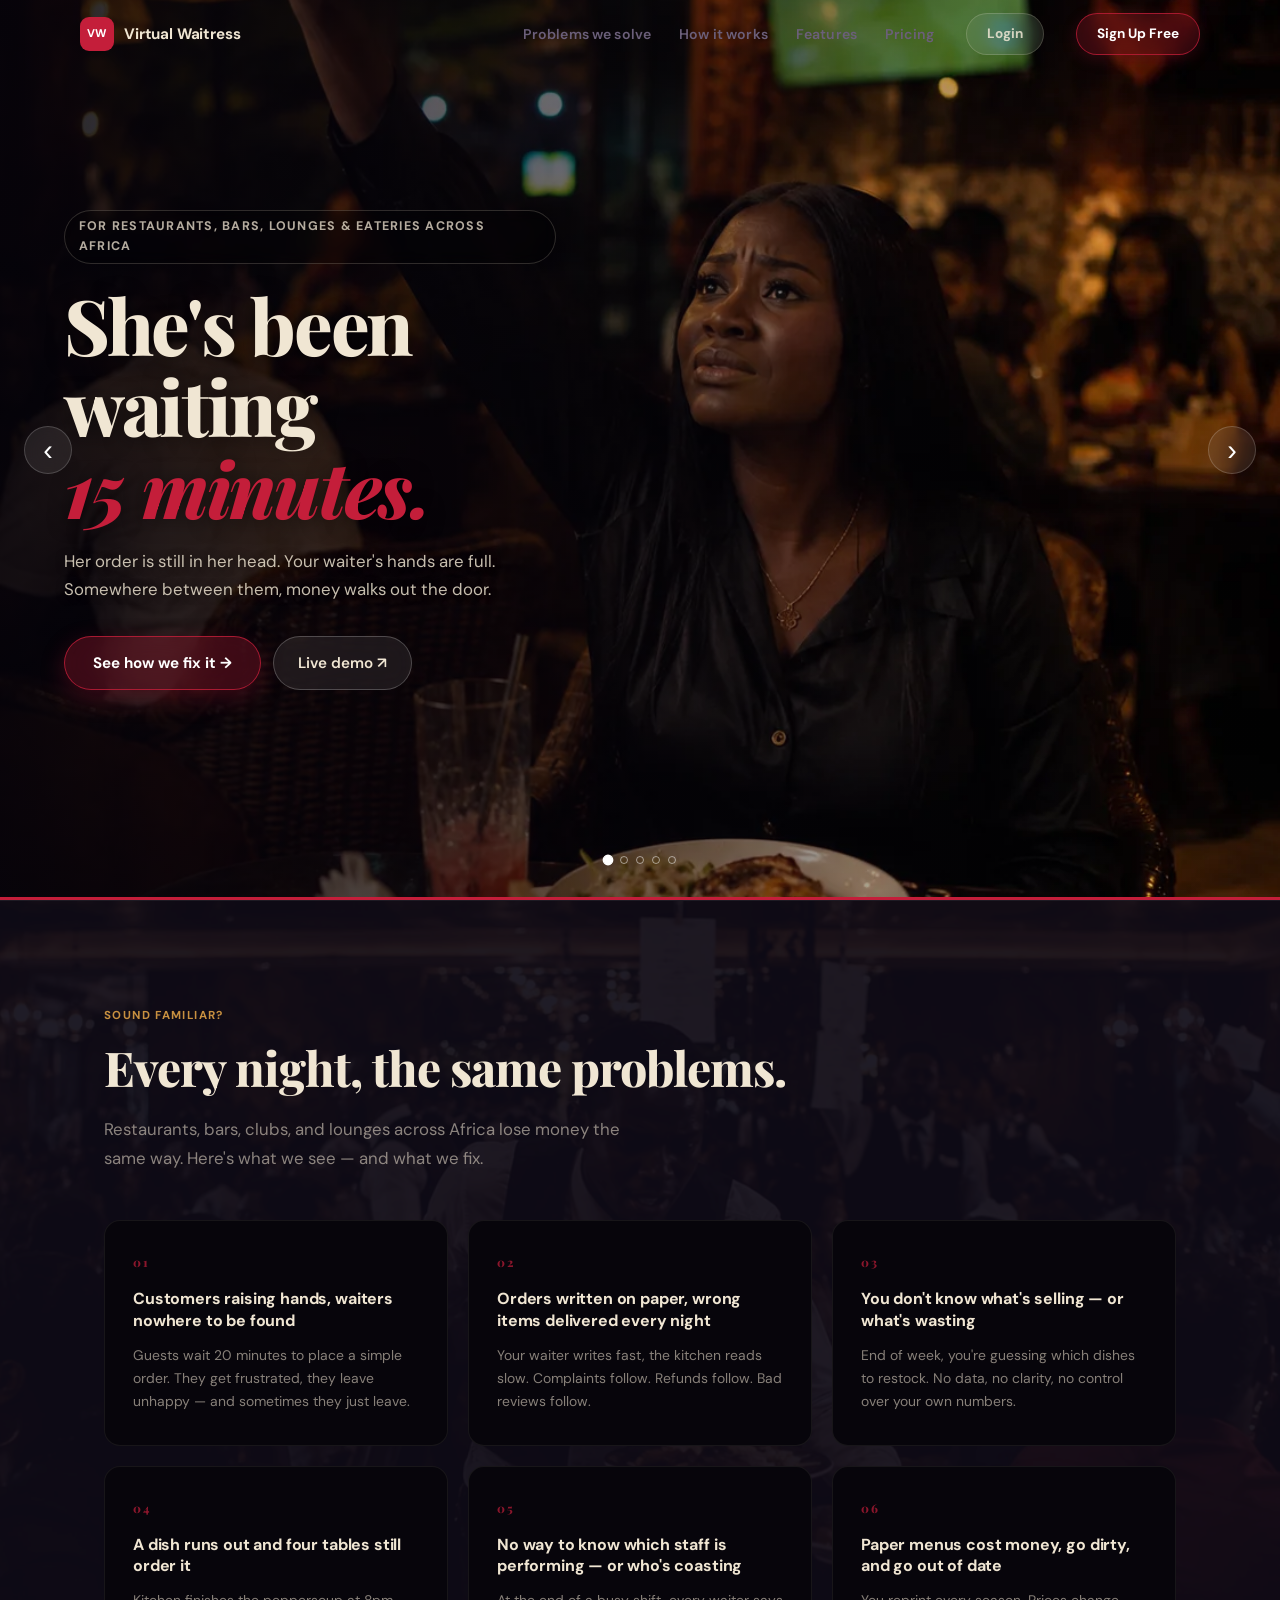
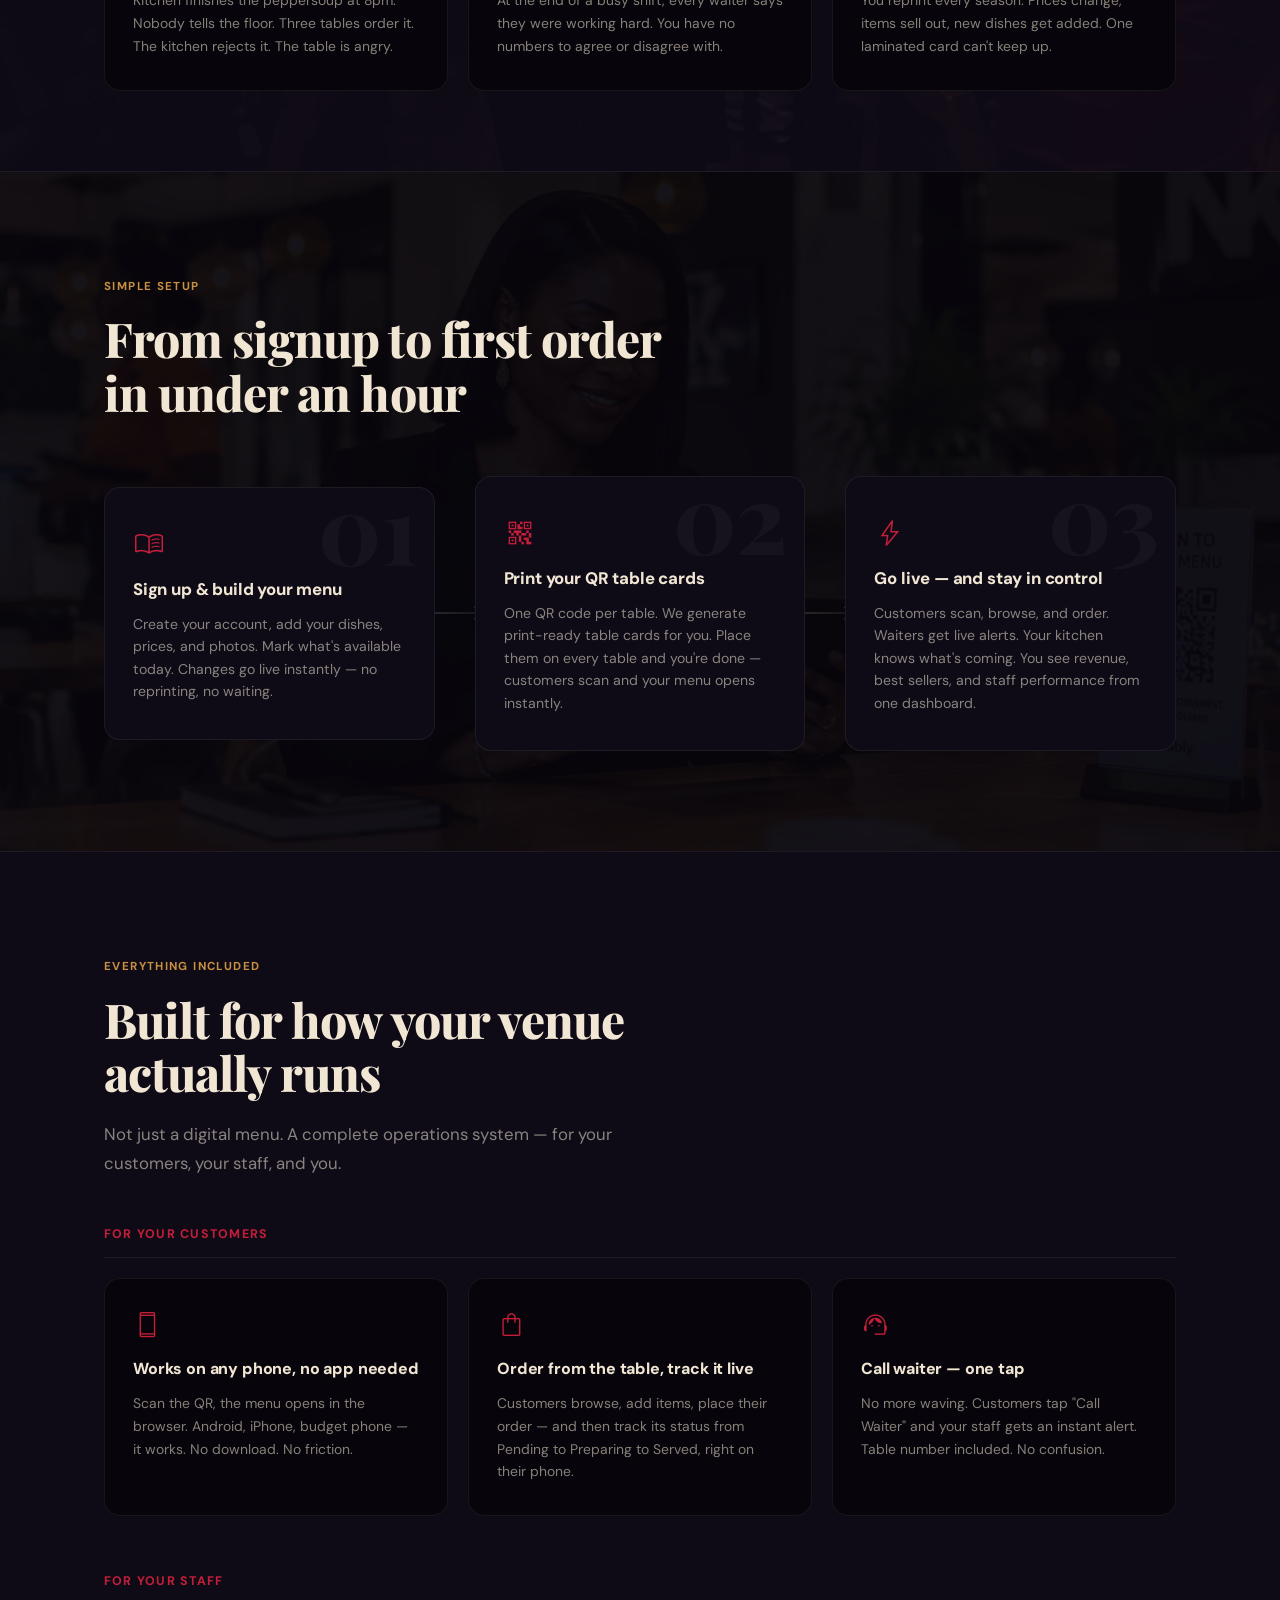
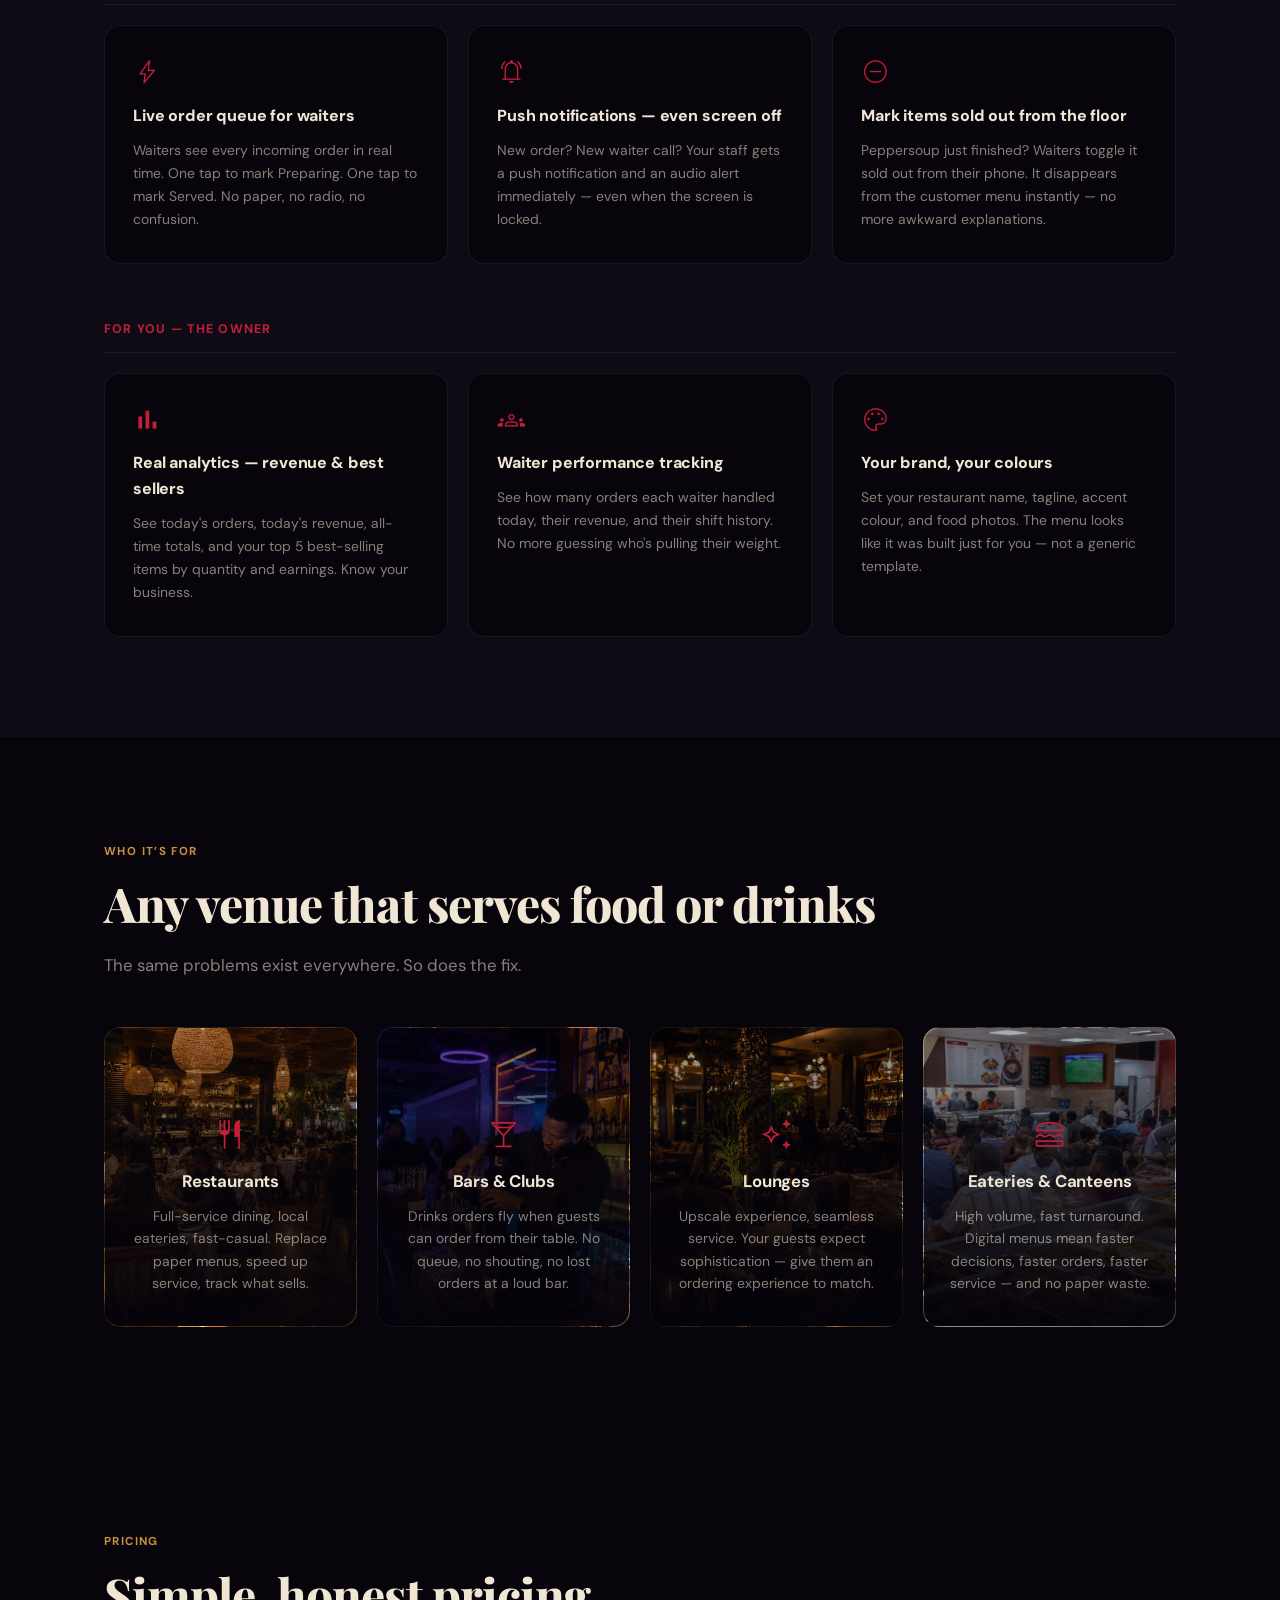
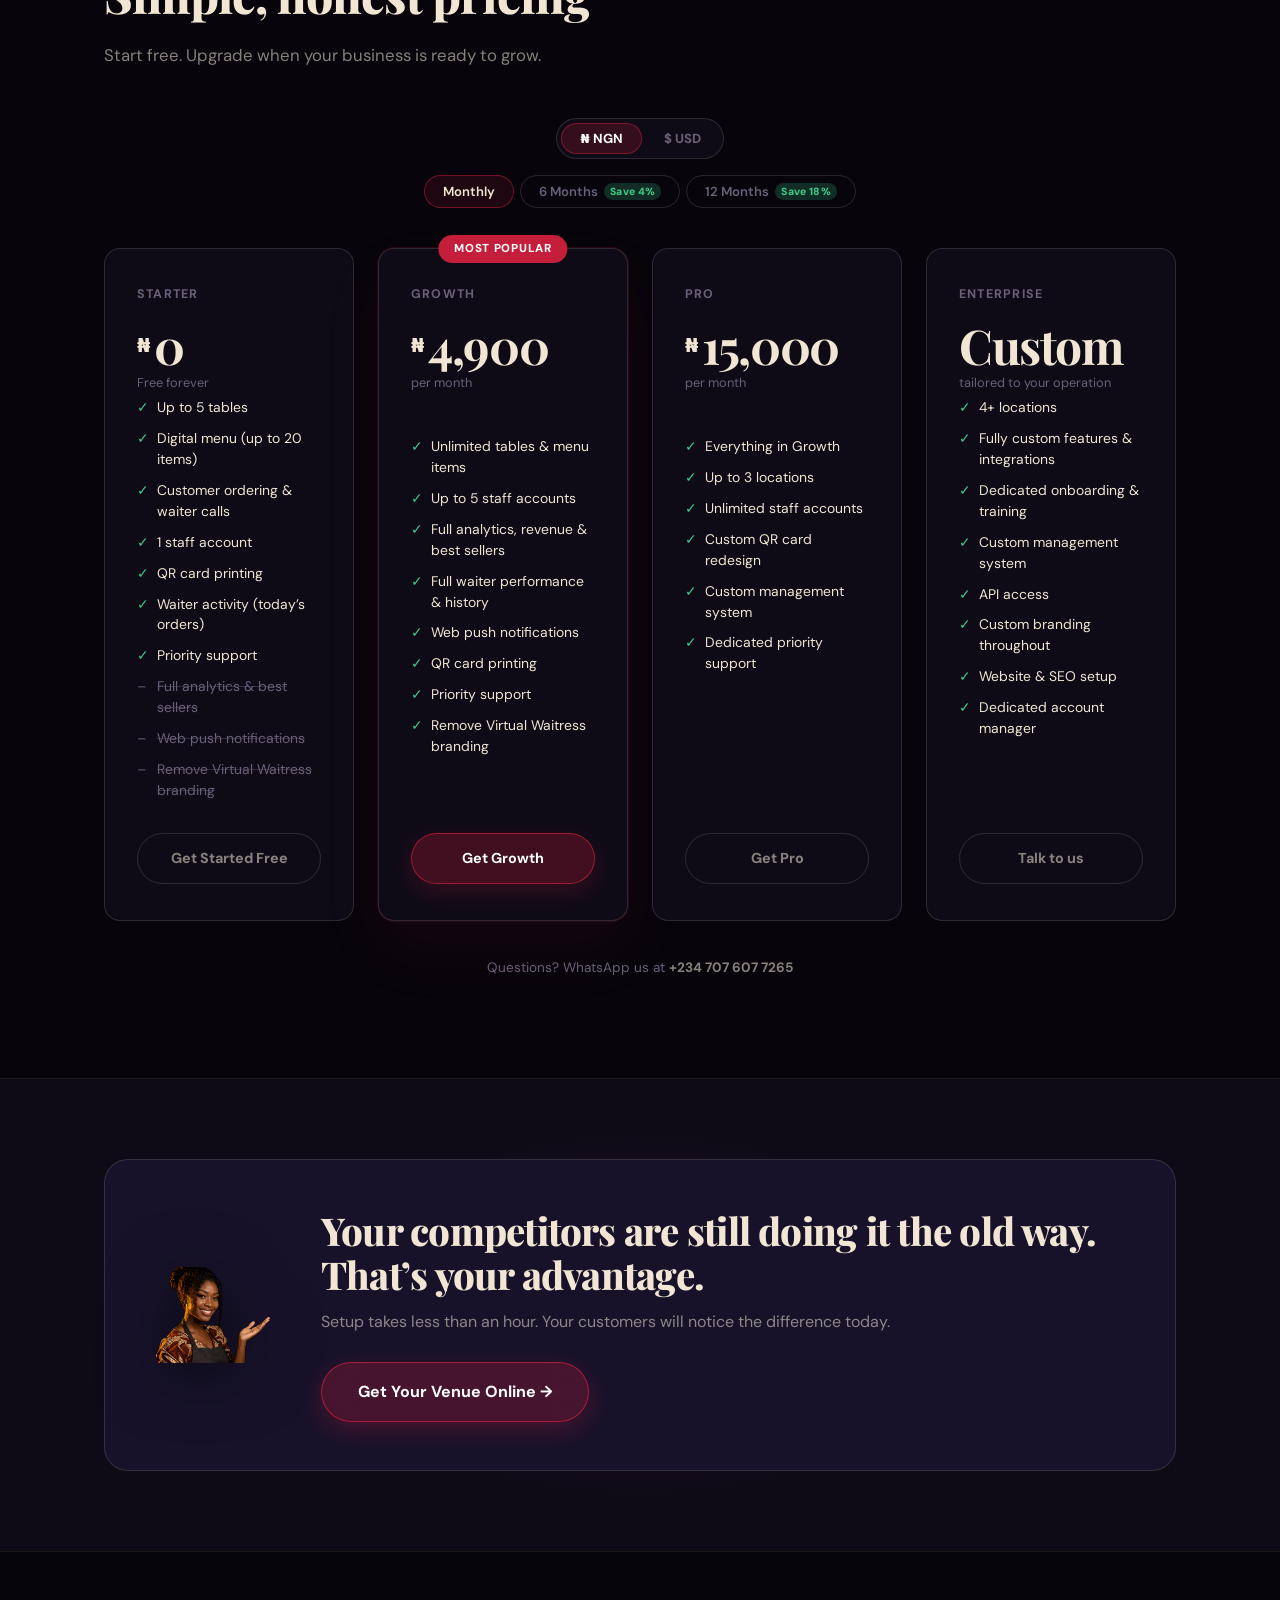
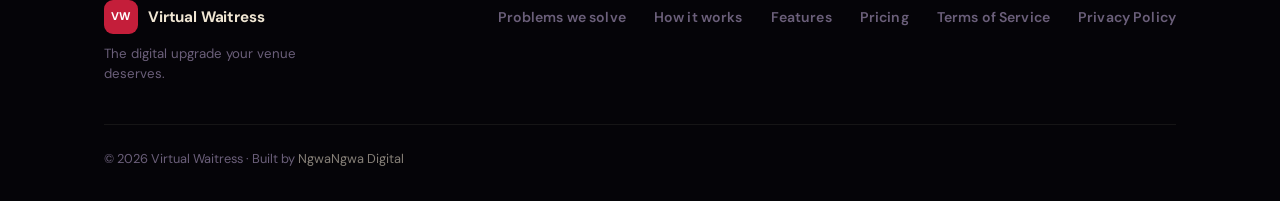
<file: index.html>
<!doctype html>
<html lang="en">
  <head>
    <meta charset="UTF-8" />
    <meta name="viewport" content="width=device-width, initial-scale=1.0" />
    <title>Virtual Waitress — Digital Operations for Restaurants, Bars &amp; Lounges</title>
    <meta name="description" content="Stop losing money to missed orders, paper menus, and guesswork. Virtual Waitress gives your venue a live digital menu, instant waiter alerts, and real business analytics — from a QR code at every table." />
    <meta property="og:title" content="Virtual Waitress — Digital Operations for Restaurants, Bars &amp; Lounges" />
    <meta property="og:description" content="Stop losing money to missed orders and guesswork. Built for African restaurants, bars, clubs, lounges and eateries." />
    <meta property="og:image" content="images/hero-slide-5.jpg" />
    <link rel="canonical" href="https://virtualwaitress.com" />
    <meta property="og:url" content="https://virtualwaitress.com" />
    <link rel="icon" href="icons/icon.svg" type="image/svg+xml" />
    <link rel="preconnect" href="https://fonts.googleapis.com" />
    <link rel="preconnect" href="https://fonts.gstatic.com" crossorigin />
    <link href="https://fonts.googleapis.com/css2?family=DM+Sans:opsz,wght@9..40,400;9..40,500;9..40,600;9..40,700;9..40,800&family=Playfair+Display:ital,wght@0,700;0,800;1,700;1,800&display=swap" rel="stylesheet" />
    <link href="https://fonts.googleapis.com/css2?family=Material+Symbols+Outlined:opsz,wght,FILL,GRAD@24,300,0,0" rel="stylesheet" />
    <link rel="stylesheet" href="css/style.css" />
    <link rel="preload" href="images/hero-slide-1.webp" as="image" fetchpriority="high" />
  </head>
  <body>

    <!-- ── Navigation ──────────────────────────────────────────── -->
    <nav class="lp-nav" id="lpNav">
      <div class="lp-nav-inner">
        <a href="/" class="lp-logo">
          <span class="lp-logo-mark">VW</span>
          <span class="lp-logo-word">Virtual Waitress</span>
        </a>
        <div class="lp-nav-links">
          <a href="#problem">Problems we solve</a>
          <a href="#how">How it works</a>
          <a href="#features">Features</a>
          <a href="#pricing">Pricing</a>
        </div>
        <a href="https://app.virtualwaitress.com/admin" class="lp-nav-login">Login</a>
        <a href="https://app.virtualwaitress.com/signup" class="lp-nav-cta">Sign Up Free</a>
        <button class="lp-nav-hamburger" id="lpNavHamburger" aria-label="Open navigation">&#9776;</button>
      </div>
      <div class="lp-mobile-menu hidden" id="lpMobileMenu">
        <a href="#problem">Problems we solve</a>
        <a href="#how">How it works</a>
        <a href="#features">Features</a>
        <a href="#pricing">Pricing</a>
        <a href="https://app.virtualwaitress.com/admin" class="lp-mobile-cta">Login</a>
        <a href="https://app.virtualwaitress.com/signup" class="lp-mobile-cta">Sign Up Free</a>
      </div>
    </nav>

    <!-- ── Hero Slider ────────────────────────────────────────── -->
    <section class="lp-hero-slider" id="home">

      <!-- Slide 1: Frustrated customer -->
      <div class="hero-slide slide-1">
        <div class="slide-bg"></div>
        <div class="slide-overlay overlay-left"></div>
        <div class="slide-content content-left">
          <div class="slide-eyebrow">For restaurants, bars, lounges &amp; eateries across Africa</div>
          <h1 class="slide-headline">She's been waiting<br><em>15 minutes.</em></h1>
          <p class="slide-sub">Her order is still in her head. Your waiter's hands are full. Somewhere between them, money walks out the door.</p>
          <div class="slide-actions">
            <a href="https://app.virtualwaitress.com/signup" class="lp-btn-primary">See how we fix it &rarr;</a>
            <a href="https://app.virtualwaitress.com" class="lp-btn-ghost-slide" target="_blank" rel="noopener">Live demo &nearr;</a>
          </div>
        </div>
      </div>

      <!-- Slide 2: Overwhelmed waiter -->
      <div class="hero-slide slide-2">
        <div class="slide-bg"></div>
        <div class="slide-overlay overlay-right"></div>
        <div class="slide-content content-right">
          <div class="slide-eyebrow">Staff management &amp; live orders</div>
          <h1 class="slide-headline">One waiter.<br>Eight tables.<br><em>Zero chance.</em></h1>
          <p class="slide-sub">When your staff is stretched thin, orders get missed, guests get frustrated, and the reviews show it. We fix the system underneath.</p>
          <div class="slide-actions">
            <a href="https://app.virtualwaitress.com/signup" class="lp-btn-primary">Give your team a better system &rarr;</a>
          </div>
        </div>
      </div>

      <!-- Slide 3: Owner with receipts -->
      <div class="hero-slide slide-3">
        <div class="slide-bg"></div>
        <div class="slide-overlay overlay-dark"></div>
        <div class="slide-content content-center">
          <div class="slide-eyebrow">Business analytics &amp; insights</div>
          <h1 class="slide-headline">What actually sold<br><em>last night?</em></h1>
          <p class="slide-sub">If your answer is paper slips and guesswork, you're running blind. Virtual Waitress gives you real numbers — best sellers, revenue, and staff performance — in real time.</p>
          <div class="slide-actions slide-actions-center">
            <a href="https://app.virtualwaitress.com/signup" class="lp-btn-primary">See your business clearly &rarr;</a>
          </div>
        </div>
      </div>

      <!-- Slide 4: QR scan -->
      <div class="hero-slide slide-4">
        <div class="slide-bg"></div>
        <div class="slide-overlay overlay-glass-left"></div>
        <div class="slide-content content-left">
          <div class="slide-eyebrow">Customer experience</div>
          <h1 class="slide-headline">Scan. Browse.<br>Order. <em>Done.</em></h1>
          <p class="slide-sub">No app. No printer. No confusion. Works on any phone at your restaurant, bar, club, lounge, or eatery — the moment a customer sits down.</p>
          <div class="slide-actions">
            <a href="https://app.virtualwaitress.com" class="lp-btn-primary" target="_blank" rel="noopener">Try the live demo &rarr;</a>
            <a href="https://app.virtualwaitress.com/signup" class="lp-btn-ghost-slide">Get started free</a>
          </div>
        </div>
      </div>

      <!-- Slide 5: Analytics owner -->
      <div class="hero-slide slide-5">
        <div class="slide-bg"></div>
        <div class="slide-overlay overlay-left-warm"></div>
        <div class="slide-content content-left">
          <div class="slide-eyebrow slide-eyebrow-green"><span class="material-symbols-outlined eyebrow-icon">check_circle</span> Real-time analytics &amp; performance</div>
          <h1 class="slide-headline">Now you know<br>exactly <em>what's working.</em></h1>
          <p class="slide-sub">Best sellers, waiter performance, daily revenue — all on one screen. Run your restaurant, bar, or lounge with data, not instinct.</p>
          <div class="slide-actions">
            <a href="https://app.virtualwaitress.com/signup" class="lp-btn-primary">Get started free &rarr;</a>
          </div>
        </div>
      </div>

      <!-- Navigation arrows -->
      <button class="hero-arrow hero-prev" id="heroPrev" aria-label="Previous slide">&#8249;</button>
      <button class="hero-arrow hero-next" id="heroNext" aria-label="Next slide">&#8250;</button>

      <!-- Dot indicators -->
      <div class="hero-dots">
        <button class="hero-dot" aria-label="Slide 1"></button>
        <button class="hero-dot" aria-label="Slide 2"></button>
        <button class="hero-dot" aria-label="Slide 3"></button>
        <button class="hero-dot" aria-label="Slide 4"></button>
        <button class="hero-dot" aria-label="Slide 5"></button>
      </div>

      <!-- Progress bar -->
      <div class="hero-progress-wrap">
        <div class="hero-progress" id="heroProgress"></div>
      </div>

    </section>

    <!-- ── Pain Section ───────────────────────────────────────── -->
    <section class="lp-pain" id="problem">
      <div class="lp-container">
        <div class="lp-section-tag">Sound familiar?</div>
        <h2 class="lp-section-headline reveal">Every night, the same problems.</h2>
        <p class="lp-section-sub reveal">Restaurants, bars, clubs, and lounges across Africa lose money the same way. Here's what we see — and what we fix.</p>
        <div class="lp-pain-grid">
          <div class="lp-pain-card reveal">
            <div class="lp-pain-num">01</div>
            <h3>Customers raising hands, waiters nowhere to be found</h3>
            <p>Guests wait 20 minutes to place a simple order. They get frustrated, they leave unhappy — and sometimes they just leave.</p>
          </div>
          <div class="lp-pain-card reveal">
            <div class="lp-pain-num">02</div>
            <h3>Orders written on paper, wrong items delivered every night</h3>
            <p>Your waiter writes fast, the kitchen reads slow. Complaints follow. Refunds follow. Bad reviews follow.</p>
          </div>
          <div class="lp-pain-card reveal">
            <div class="lp-pain-num">03</div>
            <h3>You don't know what's selling — or what's wasting</h3>
            <p>End of week, you're guessing which dishes to restock. No data, no clarity, no control over your own numbers.</p>
          </div>
          <div class="lp-pain-card reveal">
            <div class="lp-pain-num">04</div>
            <h3>A dish runs out and four tables still order it</h3>
            <p>Kitchen finishes the peppersoup at 8pm. Nobody tells the floor. Three tables order it. The kitchen rejects it. The table is angry.</p>
          </div>
          <div class="lp-pain-card reveal">
            <div class="lp-pain-num">05</div>
            <h3>No way to know which staff is performing — or who's coasting</h3>
            <p>At the end of a busy shift, every waiter says they were working hard. You have no numbers to agree or disagree with.</p>
          </div>
          <div class="lp-pain-card reveal">
            <div class="lp-pain-num">06</div>
            <h3>Paper menus cost money, go dirty, and go out of date</h3>
            <p>You reprint every season. Prices change, items sell out, new dishes get added. One laminated card can't keep up.</p>
          </div>
        </div>
      </div>
    </section>

    <!-- ── How it works ───────────────────────────────────────── -->
    <section class="lp-how" id="how">
      <div class="lp-container">
        <div class="lp-section-tag">Simple setup</div>
        <h2 class="lp-section-headline reveal">From signup to first order<br />in under an hour</h2>
        <div class="lp-steps">
          <div class="lp-step reveal">
            <div class="lp-step-num-bg">01</div>
            <div class="lp-step-body">
              <span class="material-symbols-outlined lp-step-icon">menu_book</span>
              <h3 class="lp-step-title">Sign up &amp; build your menu</h3>
              <p class="lp-step-desc">Create your account, add your dishes, prices, and photos. Mark what's available today. Changes go live instantly — no reprinting, no waiting.</p>
            </div>
          </div>
          <div class="lp-step-line"></div>
          <div class="lp-step reveal">
            <div class="lp-step-num-bg">02</div>
            <div class="lp-step-body">
              <span class="material-symbols-outlined lp-step-icon">qr_code_2</span>
              <h3 class="lp-step-title">Print your QR table cards</h3>
              <p class="lp-step-desc">One QR code per table. We generate print-ready table cards for you. Place them on every table and you're done — customers scan and your menu opens instantly.</p>
            </div>
          </div>
          <div class="lp-step-line"></div>
          <div class="lp-step reveal">
            <div class="lp-step-num-bg">03</div>
            <div class="lp-step-body">
              <span class="material-symbols-outlined lp-step-icon">bolt</span>
              <h3 class="lp-step-title">Go live — and stay in control</h3>
              <p class="lp-step-desc">Customers scan, browse, and order. Waiters get live alerts. Your kitchen knows what's coming. You see revenue, best sellers, and staff performance from one dashboard.</p>
            </div>
          </div>
        </div>
      </div>
    </section>

    <!-- ── Features ────────────────────────────────────────────── -->
    <section class="lp-features" id="features">
      <div class="lp-container">
        <div class="lp-section-tag">Everything included</div>
        <h2 class="lp-section-headline reveal">Built for how your venue<br />actually runs</h2>
        <p class="lp-section-sub reveal">Not just a digital menu. A complete operations system — for your customers, your staff, and you.</p>

        <div class="lp-feat-group">
          <div class="lp-feat-group-label">For your customers</div>
          <div class="lp-feat-grid">
            <div class="lp-feat reveal">
              <span class="material-symbols-outlined lp-feat-icon">smartphone</span>
              <h3 class="lp-feat-title">Works on any phone, no app needed</h3>
              <p class="lp-feat-desc">Scan the QR, the menu opens in the browser. Android, iPhone, budget phone — it works. No download. No friction.</p>
            </div>
            <div class="lp-feat reveal">
              <span class="material-symbols-outlined lp-feat-icon">shopping_bag</span>
              <h3 class="lp-feat-title">Order from the table, track it live</h3>
              <p class="lp-feat-desc">Customers browse, add items, place their order — and then track its status from Pending to Preparing to Served, right on their phone.</p>
            </div>
            <div class="lp-feat reveal">
              <span class="material-symbols-outlined lp-feat-icon">support_agent</span>
              <h3 class="lp-feat-title">Call waiter — one tap</h3>
              <p class="lp-feat-desc">No more waving. Customers tap "Call Waiter" and your staff gets an instant alert. Table number included. No confusion.</p>
            </div>
          </div>
        </div>

        <div class="lp-feat-group">
          <div class="lp-feat-group-label">For your staff</div>
          <div class="lp-feat-grid">
            <div class="lp-feat reveal">
              <span class="material-symbols-outlined lp-feat-icon">bolt</span>
              <h3 class="lp-feat-title">Live order queue for waiters</h3>
              <p class="lp-feat-desc">Waiters see every incoming order in real time. One tap to mark Preparing. One tap to mark Served. No paper, no radio, no confusion.</p>
            </div>
            <div class="lp-feat reveal">
              <span class="material-symbols-outlined lp-feat-icon">notifications_active</span>
              <h3 class="lp-feat-title">Push notifications — even screen off</h3>
              <p class="lp-feat-desc">New order? New waiter call? Your staff gets a push notification and an audio alert immediately — even when the screen is locked.</p>
            </div>
            <div class="lp-feat reveal">
              <span class="material-symbols-outlined lp-feat-icon">do_not_disturb_on</span>
              <h3 class="lp-feat-title">Mark items sold out from the floor</h3>
              <p class="lp-feat-desc">Peppersoup just finished? Waiters toggle it sold out from their phone. It disappears from the customer menu instantly — no more awkward explanations.</p>
            </div>
          </div>
        </div>

        <div class="lp-feat-group">
          <div class="lp-feat-group-label">For you — the owner</div>
          <div class="lp-feat-grid">
            <div class="lp-feat reveal">
              <span class="material-symbols-outlined lp-feat-icon">bar_chart</span>
              <h3 class="lp-feat-title">Real analytics — revenue &amp; best sellers</h3>
              <p class="lp-feat-desc">See today's orders, today's revenue, all-time totals, and your top 5 best-selling items by quantity and earnings. Know your business.</p>
            </div>
            <div class="lp-feat reveal">
              <span class="material-symbols-outlined lp-feat-icon">groups</span>
              <h3 class="lp-feat-title">Waiter performance tracking</h3>
              <p class="lp-feat-desc">See how many orders each waiter handled today, their revenue, and their shift history. No more guessing who's pulling their weight.</p>
            </div>
            <div class="lp-feat reveal">
              <span class="material-symbols-outlined lp-feat-icon">palette</span>
              <h3 class="lp-feat-title">Your brand, your colours</h3>
              <p class="lp-feat-desc">Set your restaurant name, tagline, accent colour, and food photos. The menu looks like it was built just for you — not a generic template.</p>
            </div>
          </div>
        </div>

      </div>
    </section>

    <!-- ── Who it's for ─────────────────────────────────────────── -->
    <section class="lp-venues" id="venues">
      <div class="lp-container">
        <div class="lp-section-tag">Who it&#8217;s for</div>
        <h2 class="lp-section-headline reveal">Any venue that serves food or drinks</h2>
        <p class="lp-section-sub reveal">The same problems exist everywhere. So does the fix.</p>
        <div class="lp-venue-grid">
          <div class="lp-venue-card lp-venue-1 reveal">
            <span class="material-symbols-outlined lp-venue-icon">restaurant</span>
            <h3>Restaurants</h3>
            <p>Full-service dining, local eateries, fast-casual. Replace paper menus, speed up service, track what sells.</p>
          </div>
          <div class="lp-venue-card lp-venue-2 reveal">
            <span class="material-symbols-outlined lp-venue-icon">local_bar</span>
            <h3>Bars &amp; Clubs</h3>
            <p>Drinks orders fly when guests can order from their table. No queue, no shouting, no lost orders at a loud bar.</p>
          </div>
          <div class="lp-venue-card lp-venue-3 reveal">
            <span class="material-symbols-outlined lp-venue-icon">auto_awesome</span>
            <h3>Lounges</h3>
            <p>Upscale experience, seamless service. Your guests expect sophistication — give them an ordering experience to match.</p>
          </div>
          <div class="lp-venue-card lp-venue-4 reveal">
            <span class="material-symbols-outlined lp-venue-icon">lunch_dining</span>
            <h3>Eateries &amp; Canteens</h3>
            <p>High volume, fast turnaround. Digital menus mean faster decisions, faster orders, faster service — and no paper waste.</p>
          </div>
        </div>
      </div>
    </section>

    <!-- ── Pricing ───────────────────────────────────────────────── -->
    <section class="lp-pricing" id="pricing">
      <div class="lp-container">
        <div class="lp-section-tag">Pricing</div>
        <h2 class="lp-section-headline reveal">Simple, honest pricing</h2>
        <p class="lp-section-sub reveal">Start free. Upgrade when your business is ready to grow.</p>

        <!-- Controls -->
        <div class="lp-pricing-controls reveal">
          <div class="lp-currency-toggle">
            <button class="lp-currency-btn active" data-currency="ngn">&#8358; NGN</button>
            <button class="lp-currency-btn" data-currency="usd">$ USD</button>
          </div>
          <div class="lp-cycle-tabs">
            <button class="lp-cycle-btn active" data-cycle="monthly">Monthly</button>
            <button class="lp-cycle-btn" data-cycle="6month">6 Months <span class="lp-save-badge">Save 4%</span></button>
            <button class="lp-cycle-btn" data-cycle="annual">12 Months <span class="lp-save-badge">Save 18%</span></button>
          </div>
        </div>

        <div class="lp-plans lp-plans-4">

          <!-- Free -->
          <div class="lp-plan reveal">
            <div class="lp-plan-tier">Starter</div>
            <div class="lp-plan-price-row">
              <span class="lp-plan-currency lp-price-sym">&#8358;</span>
              <span class="lp-plan-amount">0</span>
            </div>
            <p class="lp-plan-cycle">Free forever</p>
            <ul class="lp-plan-features">
              <li class="lp-feat-on">Up to 5 tables</li>
              <li class="lp-feat-on">Digital menu (up to 20 items)</li>
              <li class="lp-feat-on">Customer ordering &amp; waiter calls</li>
              <li class="lp-feat-on">1 staff account</li>
              <li class="lp-feat-on">QR card printing</li>
              <li class="lp-feat-on">Waiter activity (today&#8217;s orders)</li>
              <li class="lp-feat-on">Priority support</li>
              <li class="lp-feat-off">Full analytics &amp; best sellers</li>
              <li class="lp-feat-off">Web push notifications</li>
              <li class="lp-feat-off">Remove Virtual Waitress branding</li>
            </ul>
            <a href="https://app.virtualwaitress.com/signup" class="lp-plan-btn lp-plan-btn-ghost">Get Started Free</a>
          </div>

          <!-- Growth -->
          <div class="lp-plan lp-plan-growth reveal">
            <div class="lp-plan-popular">Most Popular</div>
            <div class="lp-plan-tier">Growth</div>
            <div class="lp-plan-price-row">
              <span class="lp-plan-currency lp-price-sym">&#8358;</span>
              <span class="lp-plan-amount" id="priceGrowth">4,900</span>
            </div>
            <p class="lp-plan-cycle" id="cycleGrowth">per month</p>
            <p class="lp-plan-total" id="totalGrowth"></p>
            <ul class="lp-plan-features">
              <li class="lp-feat-on">Unlimited tables &amp; menu items</li>
              <li class="lp-feat-on">Up to 5 staff accounts</li>
              <li class="lp-feat-on">Full analytics, revenue &amp; best sellers</li>
              <li class="lp-feat-on">Full waiter performance &amp; history</li>
              <li class="lp-feat-on">Web push notifications</li>
              <li class="lp-feat-on">QR card printing</li>
              <li class="lp-feat-on">Priority support</li>
              <li class="lp-feat-on">Remove Virtual Waitress branding</li>
            </ul>
            <a href="https://app.virtualwaitress.com/signup" class="lp-plan-btn lp-plan-btn-pro">Get Growth</a>
          </div>

          <!-- Pro -->
          <div class="lp-plan reveal">
            <div class="lp-plan-tier">Pro</div>
            <div class="lp-plan-price-row">
              <span class="lp-plan-currency lp-price-sym">&#8358;</span>
              <span class="lp-plan-amount" id="pricePro">15,000</span>
            </div>
            <p class="lp-plan-cycle" id="cyclePro">per month</p>
            <p class="lp-plan-total" id="totalPro"></p>
            <ul class="lp-plan-features">
              <li class="lp-feat-on">Everything in Growth</li>
              <li class="lp-feat-on">Up to 3 locations</li>
              <li class="lp-feat-on">Unlimited staff accounts</li>
              <li class="lp-feat-on">Custom QR card redesign</li>

              <li class="lp-feat-on">Custom management system</li>
              <li class="lp-feat-on">Dedicated priority support</li>
            </ul>
            <a href="https://app.virtualwaitress.com/signup" class="lp-plan-btn lp-plan-btn-ghost">Get Pro</a>
          </div>

          <!-- Enterprise -->
          <div class="lp-plan lp-plan-enterprise reveal">
            <div class="lp-plan-tier">Enterprise</div>
            <div class="lp-plan-price-row">
              <span class="lp-plan-amount lp-plan-custom">Custom</span>
            </div>
            <p class="lp-plan-cycle">tailored to your operation</p>
            <ul class="lp-plan-features">
              <li class="lp-feat-on">4+ locations</li>
              <li class="lp-feat-on">Fully custom features &amp; integrations</li>
              <li class="lp-feat-on">Dedicated onboarding &amp; training</li>
              <li class="lp-feat-on">Custom management system</li>
              <li class="lp-feat-on">API access</li>
              <li class="lp-feat-on">Custom branding throughout</li>
              <li class="lp-feat-on">Website &amp; SEO setup</li>
              <li class="lp-feat-on">Dedicated account manager</li>
            </ul>
            <a href="mailto:codedbryt@gmail.com?subject=Virtual%20Waitress%20Enterprise%20Enquiry" class="lp-plan-btn lp-plan-btn-ghost">Talk to us</a>
          </div>

        </div>
        <p class="lp-pricing-note">Questions? WhatsApp us at <strong>+234 707 607 7265</strong></p>
      </div>
    </section>

    <!-- ── CTA Banner ────────────────────────────────────────────── -->
    <section class="lp-cta-band">
      <div class="lp-cta-band-glow"></div>
      <div class="lp-container">
        <div class="lp-cta-inner reveal">
          <img src="images/ada.png" alt="Ada" class="lp-cta-ada" />
          <div class="lp-cta-text">
            <h2 class="lp-cta-headline">Your competitors are still doing it the old way.<br>That&#8217;s your advantage.</h2>
            <p class="lp-cta-sub">Setup takes less than an hour. Your customers will notice the difference today.</p>
            <a href="https://app.virtualwaitress.com/signup" class="lp-btn-primary lp-btn-large">Get Your Venue Online &rarr;</a>
          </div>
        </div>
      </div>
    </section>

    <!-- ── Footer ────────────────────────────────────────────────── -->
    <footer class="lp-footer">
      <div class="lp-container">
        <div class="lp-footer-inner">
          <div class="lp-footer-brand">
            <a href="/" class="lp-logo">
              <span class="lp-logo-mark">VW</span>
              <span class="lp-logo-word">Virtual Waitress</span>
            </a>
            <p class="lp-footer-tagline">The digital upgrade your venue deserves.</p>
          </div>
          <nav class="lp-footer-nav">
            <a href="#problem">Problems we solve</a>
            <a href="#how">How it works</a>
            <a href="#features">Features</a>
            <a href="#pricing">Pricing</a>
            <a href="/terms">Terms of Service</a>
            <a href="/privacy">Privacy Policy</a>
          </nav>
        </div>
        <div class="lp-footer-bottom">
          <p>&#169; 2026 Virtual Waitress &middot; Built by <a href="https://ngwangwadigital.com" target="_blank" rel="noopener noreferrer">NgwaNgwa Digital</a></p>
        </div>
      </div>
    </footer>

    <script src="js/main.js"></script>
  </body>
</html>
</file>
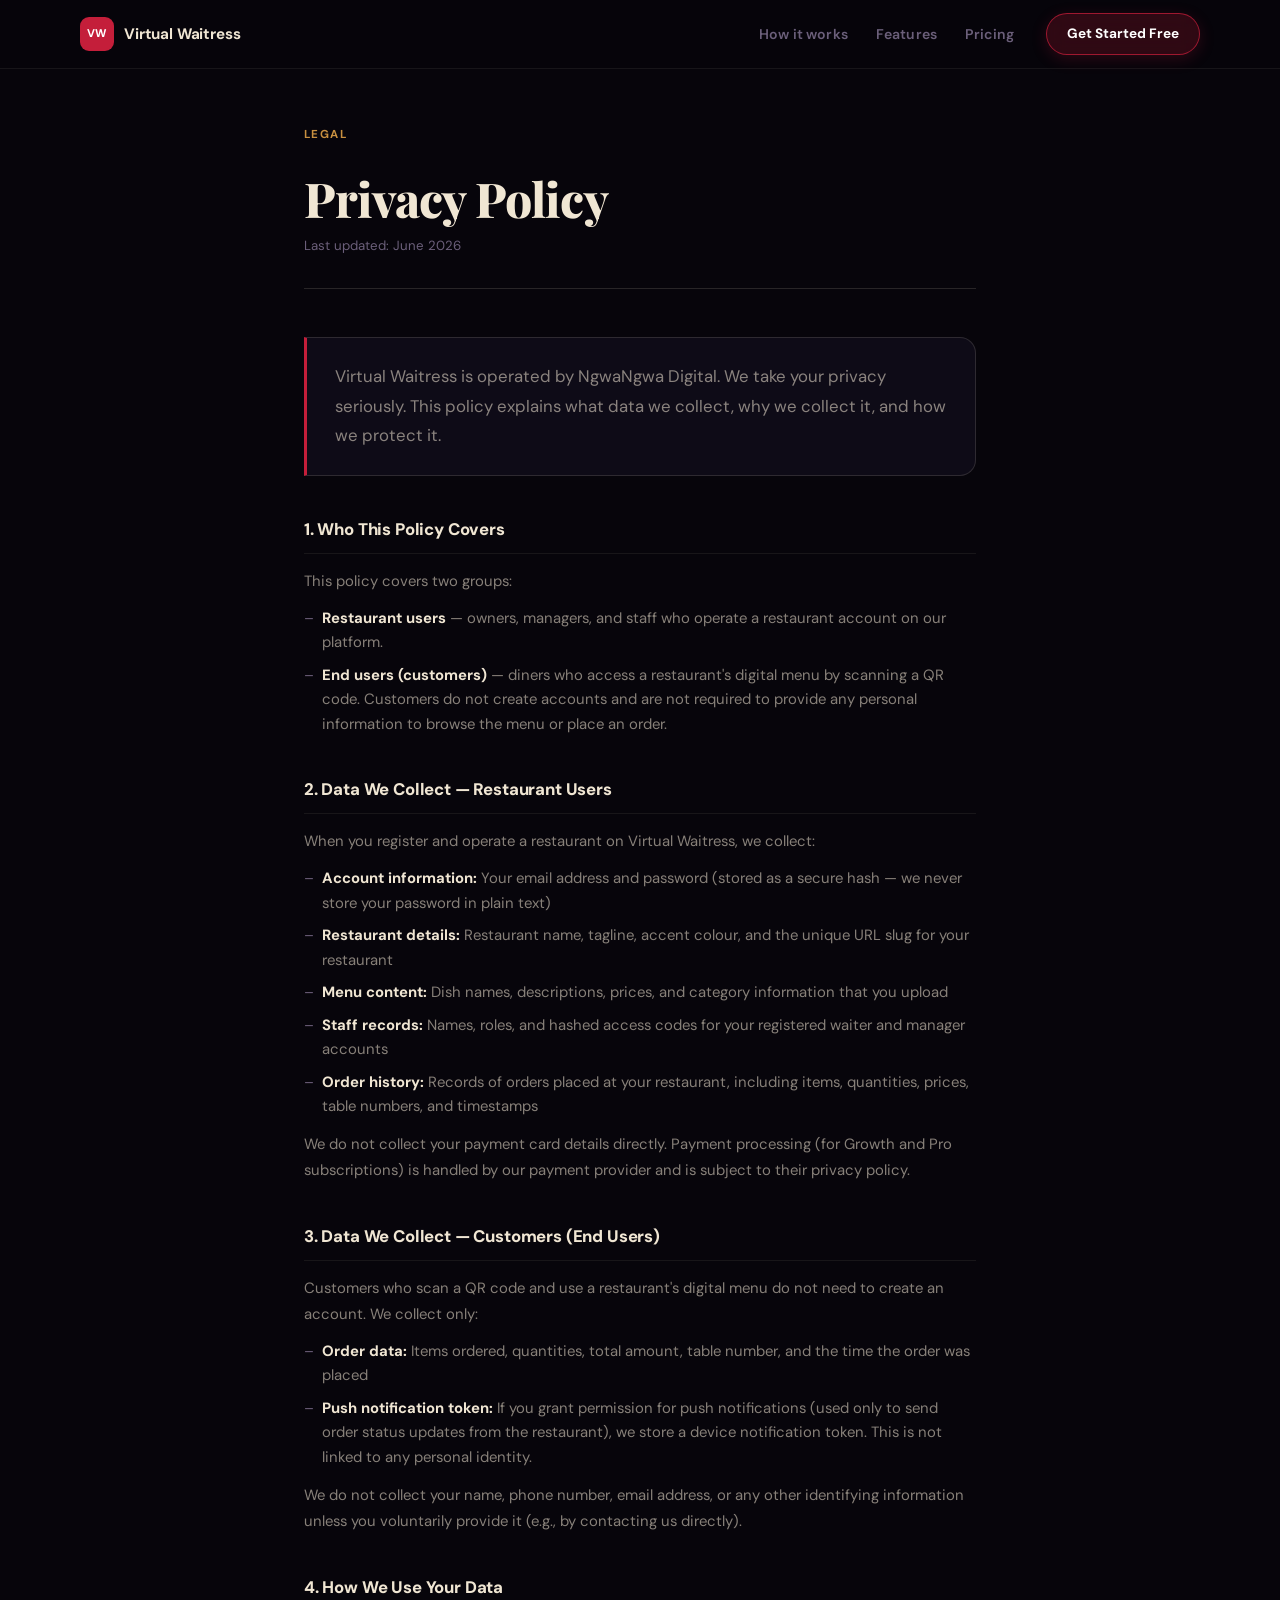
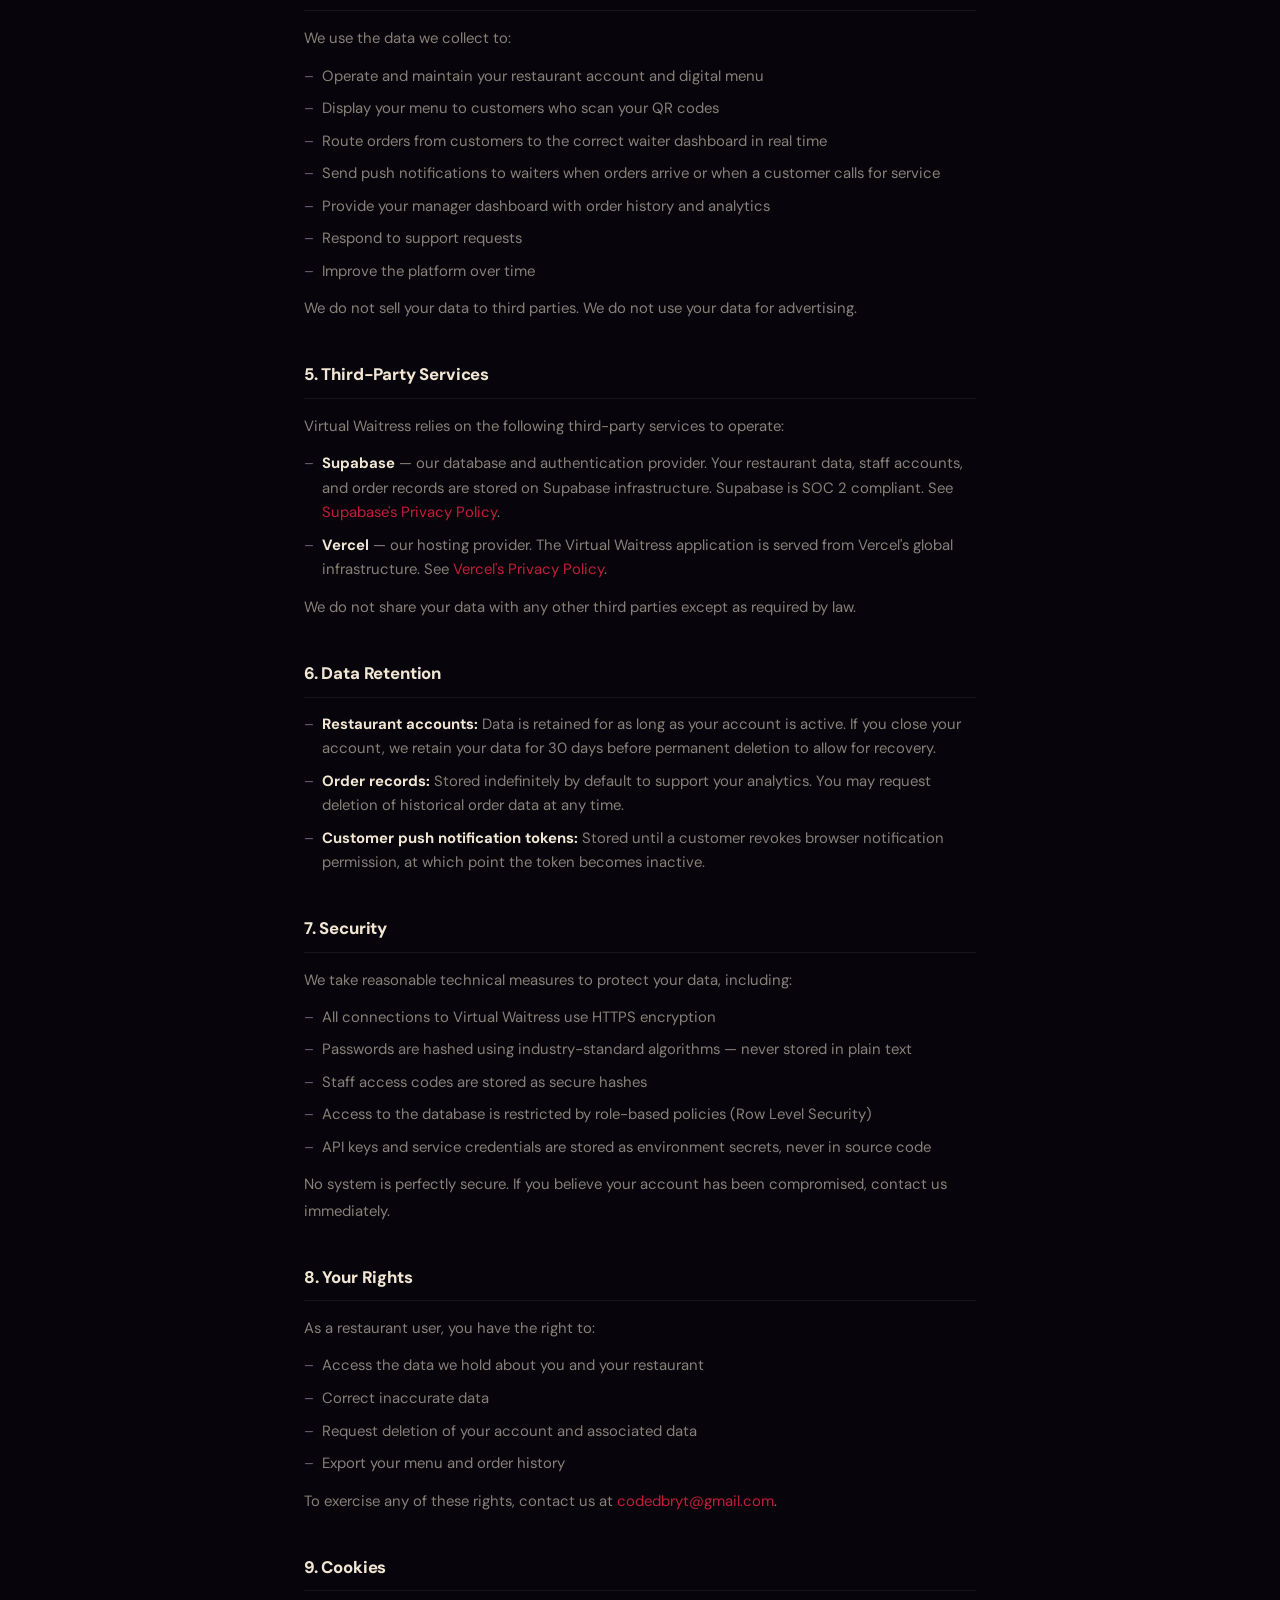
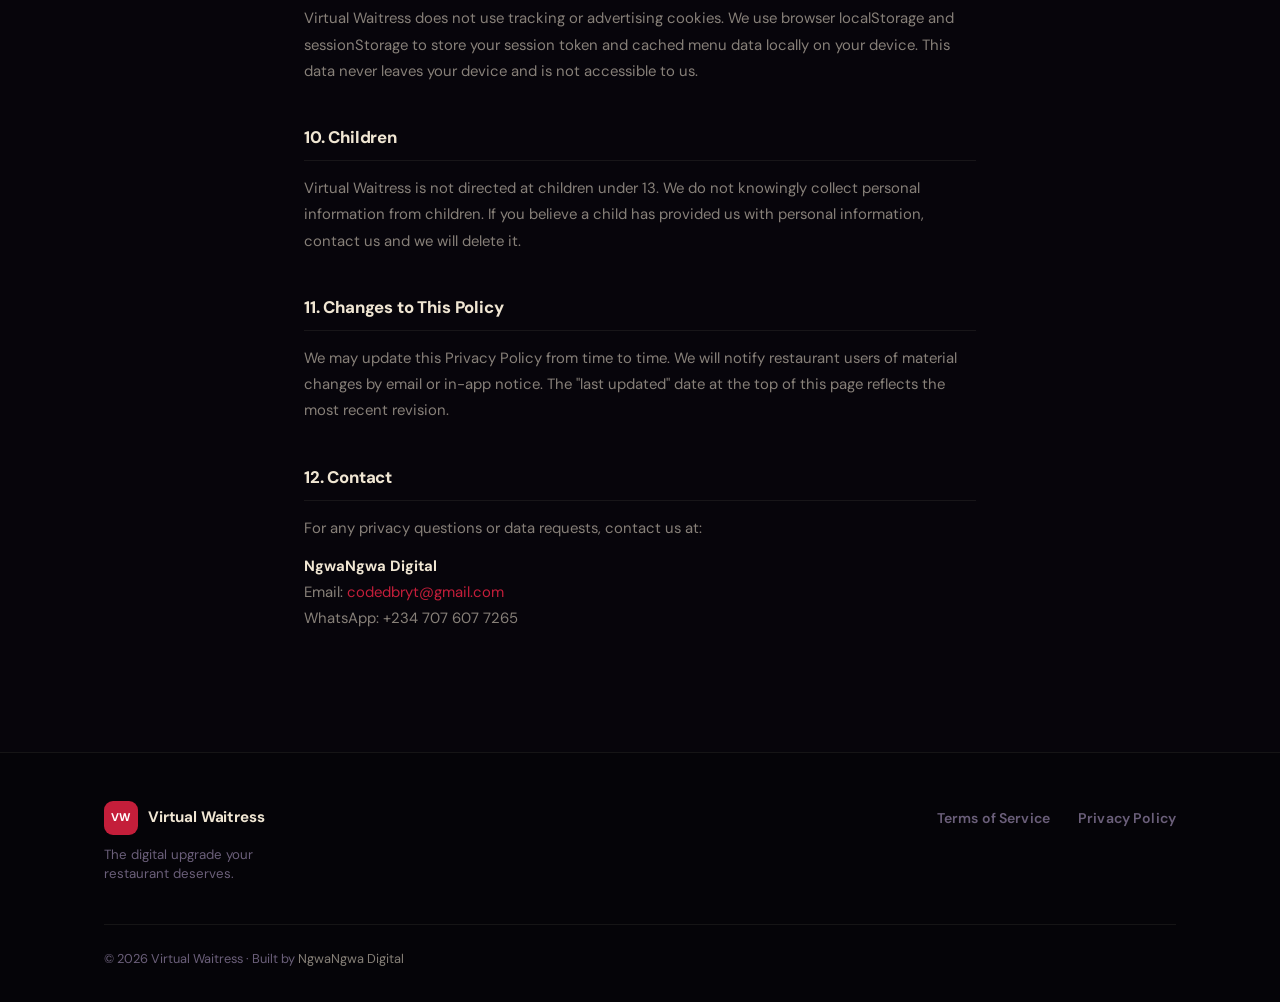
<file: privacy.html>
<!doctype html>
<html lang="en">
  <head>
    <meta charset="UTF-8" />
    <meta name="viewport" content="width=device-width, initial-scale=1.0" />
    <title>Privacy Policy — Virtual Waitress</title>
    <meta name="description" content="Privacy Policy for Virtual Waitress — how we collect, use, and protect your data." />
    <link rel="icon" href="icons/icon.svg" type="image/svg+xml" />
    <link rel="preconnect" href="https://fonts.googleapis.com" />
    <link rel="preconnect" href="https://fonts.gstatic.com" crossorigin />
    <link href="https://fonts.googleapis.com/css2?family=DM+Sans:opsz,wght@9..40,400;9..40,500;9..40,600;9..40,700;9..40,800&family=Playfair+Display:wght@700;800&display=swap" rel="stylesheet" />
    <link rel="stylesheet" href="css/style.css" />
    <link rel="stylesheet" href="css/legal.css" />
  </head>
  <body>

    <nav class="lp-nav scrolled" id="lpNav">
      <div class="lp-nav-inner">
        <a href="/" class="lp-logo">
          <span class="lp-logo-mark">VW</span>
          <span class="lp-logo-word">Virtual Waitress</span>
        </a>
        <div class="lp-nav-links">
          <a href="/#how">How it works</a>
          <a href="/#features">Features</a>
          <a href="/#pricing">Pricing</a>
        </div>
        <a href="https://app.virtualwaitress.com/signup" class="lp-nav-cta">Get Started Free</a>
      </div>
    </nav>

    <main class="legal-page">
      <div class="legal-container">

        <div class="legal-header">
          <div class="lp-section-tag">Legal</div>
          <h1 class="legal-title">Privacy Policy</h1>
          <p class="legal-date">Last updated: June 2026</p>
        </div>

        <div class="legal-body">

          <p class="legal-intro">
            Virtual Waitress is operated by NgwaNgwa Digital. We take your privacy seriously. This policy explains what data we collect, why we collect it, and how we protect it.
          </p>

          <section class="legal-section">
            <h2>1. Who This Policy Covers</h2>
            <p>This policy covers two groups:</p>
            <ul>
              <li><strong>Restaurant users</strong> — owners, managers, and staff who operate a restaurant account on our platform.</li>
              <li><strong>End users (customers)</strong> — diners who access a restaurant's digital menu by scanning a QR code. Customers do not create accounts and are not required to provide any personal information to browse the menu or place an order.</li>
            </ul>
          </section>

          <section class="legal-section">
            <h2>2. Data We Collect — Restaurant Users</h2>
            <p>When you register and operate a restaurant on Virtual Waitress, we collect:</p>
            <ul>
              <li><strong>Account information:</strong> Your email address and password (stored as a secure hash — we never store your password in plain text)</li>
              <li><strong>Restaurant details:</strong> Restaurant name, tagline, accent colour, and the unique URL slug for your restaurant</li>
              <li><strong>Menu content:</strong> Dish names, descriptions, prices, and category information that you upload</li>
              <li><strong>Staff records:</strong> Names, roles, and hashed access codes for your registered waiter and manager accounts</li>
              <li><strong>Order history:</strong> Records of orders placed at your restaurant, including items, quantities, prices, table numbers, and timestamps</li>
            </ul>
            <p>We do not collect your payment card details directly. Payment processing (for Growth and Pro subscriptions) is handled by our payment provider and is subject to their privacy policy.</p>
          </section>

          <section class="legal-section">
            <h2>3. Data We Collect — Customers (End Users)</h2>
            <p>Customers who scan a QR code and use a restaurant's digital menu do not need to create an account. We collect only:</p>
            <ul>
              <li><strong>Order data:</strong> Items ordered, quantities, total amount, table number, and the time the order was placed</li>
              <li><strong>Push notification token:</strong> If you grant permission for push notifications (used only to send order status updates from the restaurant), we store a device notification token. This is not linked to any personal identity.</li>
            </ul>
            <p>We do not collect your name, phone number, email address, or any other identifying information unless you voluntarily provide it (e.g., by contacting us directly).</p>
          </section>

          <section class="legal-section">
            <h2>4. How We Use Your Data</h2>
            <p>We use the data we collect to:</p>
            <ul>
              <li>Operate and maintain your restaurant account and digital menu</li>
              <li>Display your menu to customers who scan your QR codes</li>
              <li>Route orders from customers to the correct waiter dashboard in real time</li>
              <li>Send push notifications to waiters when orders arrive or when a customer calls for service</li>
              <li>Provide your manager dashboard with order history and analytics</li>
              <li>Respond to support requests</li>
              <li>Improve the platform over time</li>
            </ul>
            <p>We do not sell your data to third parties. We do not use your data for advertising.</p>
          </section>

          <section class="legal-section">
            <h2>5. Third-Party Services</h2>
            <p>Virtual Waitress relies on the following third-party services to operate:</p>
            <ul>
              <li><strong>Supabase</strong> — our database and authentication provider. Your restaurant data, staff accounts, and order records are stored on Supabase infrastructure. Supabase is SOC 2 compliant. See <a href="https://supabase.com/privacy" target="_blank" rel="noopener noreferrer">Supabase's Privacy Policy</a>.</li>
              <li><strong>Vercel</strong> — our hosting provider. The Virtual Waitress application is served from Vercel's global infrastructure. See <a href="https://vercel.com/legal/privacy-policy" target="_blank" rel="noopener noreferrer">Vercel's Privacy Policy</a>.</li>
            </ul>
            <p>We do not share your data with any other third parties except as required by law.</p>
          </section>

          <section class="legal-section">
            <h2>6. Data Retention</h2>
            <ul>
              <li><strong>Restaurant accounts:</strong> Data is retained for as long as your account is active. If you close your account, we retain your data for 30 days before permanent deletion to allow for recovery.</li>
              <li><strong>Order records:</strong> Stored indefinitely by default to support your analytics. You may request deletion of historical order data at any time.</li>
              <li><strong>Customer push notification tokens:</strong> Stored until a customer revokes browser notification permission, at which point the token becomes inactive.</li>
            </ul>
          </section>

          <section class="legal-section">
            <h2>7. Security</h2>
            <p>We take reasonable technical measures to protect your data, including:</p>
            <ul>
              <li>All connections to Virtual Waitress use HTTPS encryption</li>
              <li>Passwords are hashed using industry-standard algorithms — never stored in plain text</li>
              <li>Staff access codes are stored as secure hashes</li>
              <li>Access to the database is restricted by role-based policies (Row Level Security)</li>
              <li>API keys and service credentials are stored as environment secrets, never in source code</li>
            </ul>
            <p>No system is perfectly secure. If you believe your account has been compromised, contact us immediately.</p>
          </section>

          <section class="legal-section">
            <h2>8. Your Rights</h2>
            <p>As a restaurant user, you have the right to:</p>
            <ul>
              <li>Access the data we hold about you and your restaurant</li>
              <li>Correct inaccurate data</li>
              <li>Request deletion of your account and associated data</li>
              <li>Export your menu and order history</li>
            </ul>
            <p>To exercise any of these rights, contact us at <a href="mailto:codedbryt@gmail.com">codedbryt@gmail.com</a>.</p>
          </section>

          <section class="legal-section">
            <h2>9. Cookies</h2>
            <p>Virtual Waitress does not use tracking or advertising cookies. We use browser localStorage and sessionStorage to store your session token and cached menu data locally on your device. This data never leaves your device and is not accessible to us.</p>
          </section>

          <section class="legal-section">
            <h2>10. Children</h2>
            <p>Virtual Waitress is not directed at children under 13. We do not knowingly collect personal information from children. If you believe a child has provided us with personal information, contact us and we will delete it.</p>
          </section>

          <section class="legal-section">
            <h2>11. Changes to This Policy</h2>
            <p>We may update this Privacy Policy from time to time. We will notify restaurant users of material changes by email or in-app notice. The "last updated" date at the top of this page reflects the most recent revision.</p>
          </section>

          <section class="legal-section">
            <h2>12. Contact</h2>
            <p>For any privacy questions or data requests, contact us at:</p>
            <p>
              <strong>NgwaNgwa Digital</strong><br />
              Email: <a href="mailto:codedbryt@gmail.com">codedbryt@gmail.com</a><br />
              WhatsApp: +234 707 607 7265
            </p>
          </section>

        </div>
      </div>
    </main>

    <footer class="lp-footer">
      <div class="lp-container">
        <div class="lp-footer-inner">
          <div class="lp-footer-brand">
            <a href="/" class="lp-logo">
              <span class="lp-logo-mark">VW</span>
              <span class="lp-logo-word">Virtual Waitress</span>
            </a>
            <p class="lp-footer-tagline">The digital upgrade your restaurant deserves.</p>
          </div>
          <nav class="lp-footer-nav">
            <a href="/terms">Terms of Service</a>
            <a href="/privacy">Privacy Policy</a>
          </nav>
        </div>
        <div class="lp-footer-bottom">
          <p>&#169; 2026 Virtual Waitress &middot; Built by <a href="https://ngwangwadigital.com" target="_blank" rel="noopener noreferrer">NgwaNgwa Digital</a></p>
        </div>
      </div>
    </footer>

  </body>
</html>
</file>
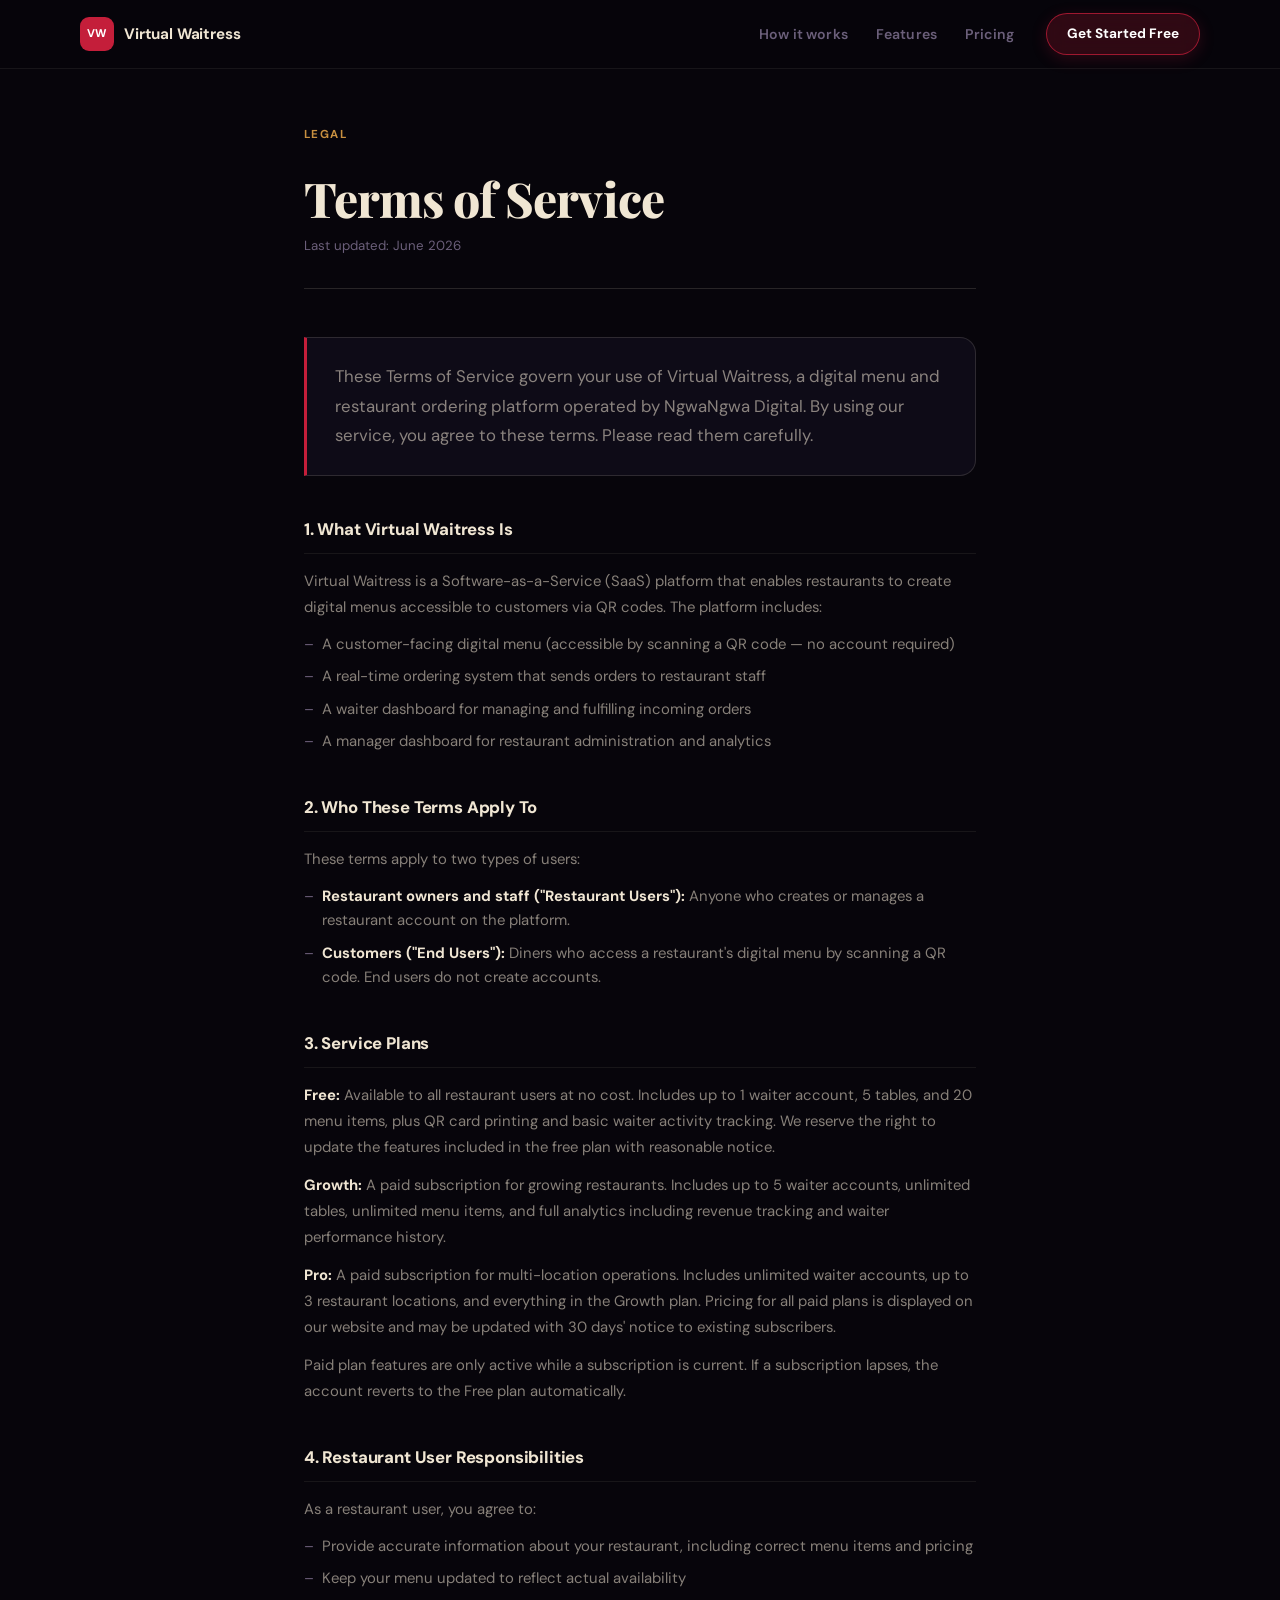
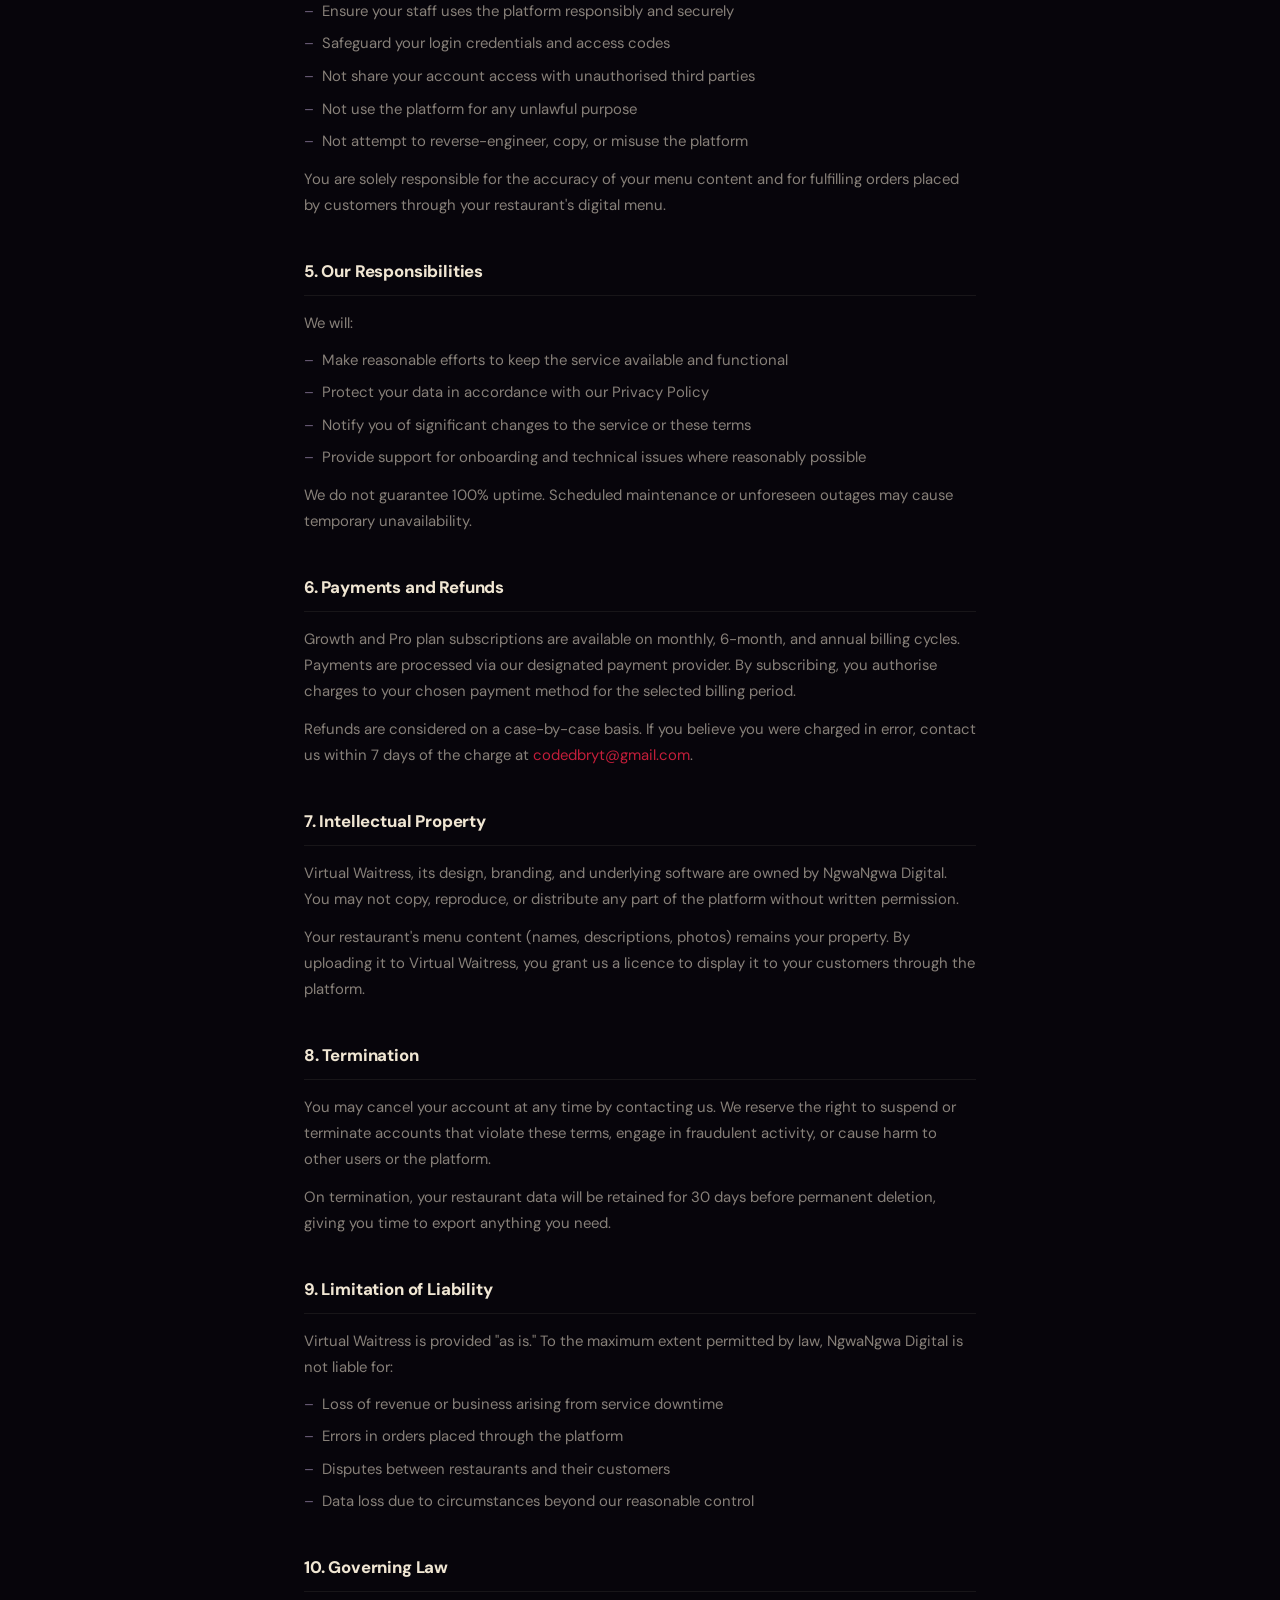
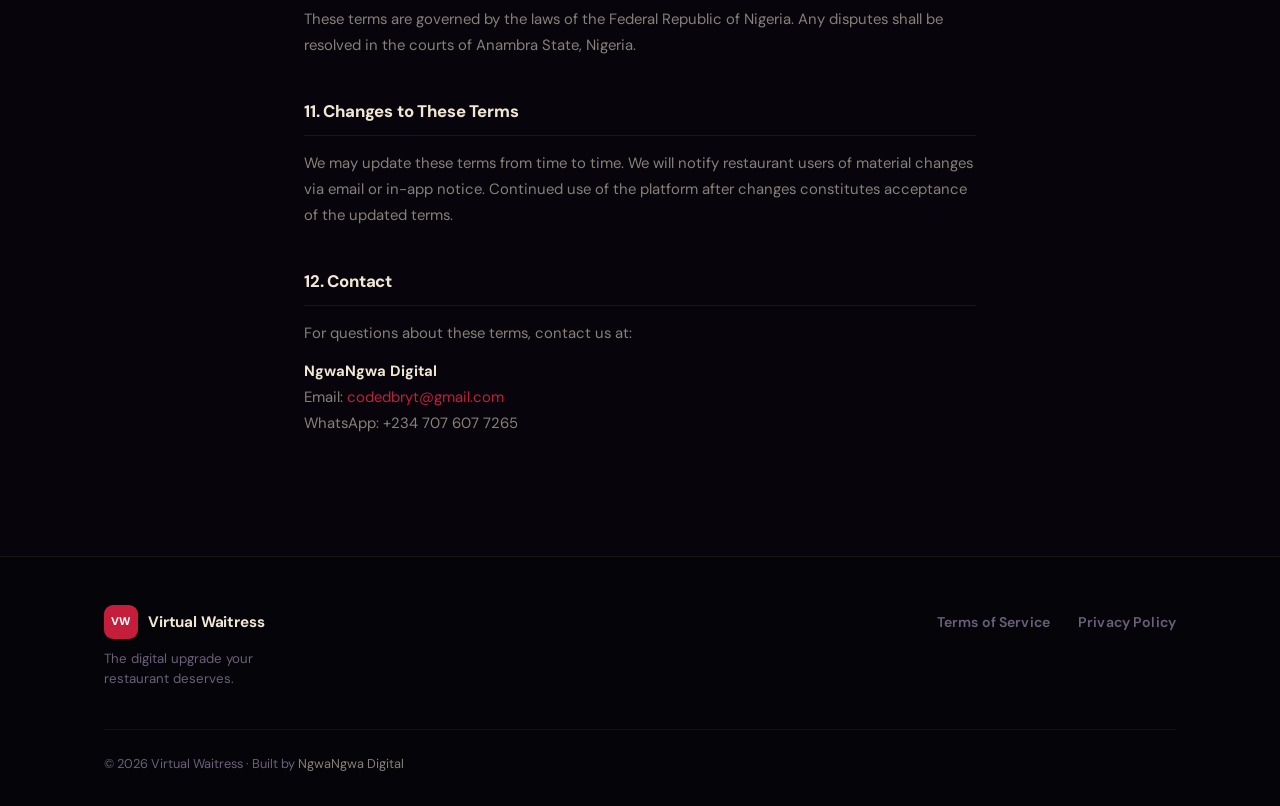
<file: terms.html>
<!doctype html>
<html lang="en">
  <head>
    <meta charset="UTF-8" />
    <meta name="viewport" content="width=device-width, initial-scale=1.0" />
    <title>Terms of Service — Virtual Waitress</title>
    <meta name="description" content="Terms of Service for Virtual Waitress — the digital menu and ordering platform for restaurants." />
    <link rel="icon" href="icons/icon.svg" type="image/svg+xml" />
    <link rel="preconnect" href="https://fonts.googleapis.com" />
    <link rel="preconnect" href="https://fonts.gstatic.com" crossorigin />
    <link href="https://fonts.googleapis.com/css2?family=DM+Sans:opsz,wght@9..40,400;9..40,500;9..40,600;9..40,700;9..40,800&family=Playfair+Display:wght@700;800&display=swap" rel="stylesheet" />
    <link rel="stylesheet" href="css/style.css" />
    <link rel="stylesheet" href="css/legal.css" />
  </head>
  <body>

    <nav class="lp-nav scrolled" id="lpNav">
      <div class="lp-nav-inner">
        <a href="/" class="lp-logo">
          <span class="lp-logo-mark">VW</span>
          <span class="lp-logo-word">Virtual Waitress</span>
        </a>
        <div class="lp-nav-links">
          <a href="/#how">How it works</a>
          <a href="/#features">Features</a>
          <a href="/#pricing">Pricing</a>
        </div>
        <a href="https://app.virtualwaitress.com/signup" class="lp-nav-cta">Get Started Free</a>
      </div>
    </nav>

    <main class="legal-page">
      <div class="legal-container">

        <div class="legal-header">
          <div class="lp-section-tag">Legal</div>
          <h1 class="legal-title">Terms of Service</h1>
          <p class="legal-date">Last updated: June 2026</p>
        </div>

        <div class="legal-body">

          <p class="legal-intro">
            These Terms of Service govern your use of Virtual Waitress, a digital menu and restaurant ordering platform operated by NgwaNgwa Digital. By using our service, you agree to these terms. Please read them carefully.
          </p>

          <section class="legal-section">
            <h2>1. What Virtual Waitress Is</h2>
            <p>Virtual Waitress is a Software-as-a-Service (SaaS) platform that enables restaurants to create digital menus accessible to customers via QR codes. The platform includes:</p>
            <ul>
              <li>A customer-facing digital menu (accessible by scanning a QR code — no account required)</li>
              <li>A real-time ordering system that sends orders to restaurant staff</li>
              <li>A waiter dashboard for managing and fulfilling incoming orders</li>
              <li>A manager dashboard for restaurant administration and analytics</li>
            </ul>
          </section>

          <section class="legal-section">
            <h2>2. Who These Terms Apply To</h2>
            <p>These terms apply to two types of users:</p>
            <ul>
              <li><strong>Restaurant owners and staff ("Restaurant Users"):</strong> Anyone who creates or manages a restaurant account on the platform.</li>
              <li><strong>Customers ("End Users"):</strong> Diners who access a restaurant's digital menu by scanning a QR code. End users do not create accounts.</li>
            </ul>
          </section>

          <section class="legal-section">
            <h2>3. Service Plans</h2>
            <p><strong>Free:</strong> Available to all restaurant users at no cost. Includes up to 1 waiter account, 5 tables, and 20 menu items, plus QR card printing and basic waiter activity tracking. We reserve the right to update the features included in the free plan with reasonable notice.</p>
            <p><strong>Growth:</strong> A paid subscription for growing restaurants. Includes up to 5 waiter accounts, unlimited tables, unlimited menu items, and full analytics including revenue tracking and waiter performance history.</p>
            <p><strong>Pro:</strong> A paid subscription for multi-location operations. Includes unlimited waiter accounts, up to 3 restaurant locations, and everything in the Growth plan. Pricing for all paid plans is displayed on our website and may be updated with 30 days' notice to existing subscribers.</p>
            <p>Paid plan features are only active while a subscription is current. If a subscription lapses, the account reverts to the Free plan automatically.</p>
          </section>

          <section class="legal-section">
            <h2>4. Restaurant User Responsibilities</h2>
            <p>As a restaurant user, you agree to:</p>
            <ul>
              <li>Provide accurate information about your restaurant, including correct menu items and pricing</li>
              <li>Keep your menu updated to reflect actual availability</li>
              <li>Ensure your staff uses the platform responsibly and securely</li>
              <li>Safeguard your login credentials and access codes</li>
              <li>Not share your account access with unauthorised third parties</li>
              <li>Not use the platform for any unlawful purpose</li>
              <li>Not attempt to reverse-engineer, copy, or misuse the platform</li>
            </ul>
            <p>You are solely responsible for the accuracy of your menu content and for fulfilling orders placed by customers through your restaurant's digital menu.</p>
          </section>

          <section class="legal-section">
            <h2>5. Our Responsibilities</h2>
            <p>We will:</p>
            <ul>
              <li>Make reasonable efforts to keep the service available and functional</li>
              <li>Protect your data in accordance with our Privacy Policy</li>
              <li>Notify you of significant changes to the service or these terms</li>
              <li>Provide support for onboarding and technical issues where reasonably possible</li>
            </ul>
            <p>We do not guarantee 100% uptime. Scheduled maintenance or unforeseen outages may cause temporary unavailability.</p>
          </section>

          <section class="legal-section">
            <h2>6. Payments and Refunds</h2>
            <p>Growth and Pro plan subscriptions are available on monthly, 6-month, and annual billing cycles. Payments are processed via our designated payment provider. By subscribing, you authorise charges to your chosen payment method for the selected billing period.</p>
            <p>Refunds are considered on a case-by-case basis. If you believe you were charged in error, contact us within 7 days of the charge at <a href="mailto:codedbryt@gmail.com">codedbryt@gmail.com</a>.</p>
          </section>

          <section class="legal-section">
            <h2>7. Intellectual Property</h2>
            <p>Virtual Waitress, its design, branding, and underlying software are owned by NgwaNgwa Digital. You may not copy, reproduce, or distribute any part of the platform without written permission.</p>
            <p>Your restaurant's menu content (names, descriptions, photos) remains your property. By uploading it to Virtual Waitress, you grant us a licence to display it to your customers through the platform.</p>
          </section>

          <section class="legal-section">
            <h2>8. Termination</h2>
            <p>You may cancel your account at any time by contacting us. We reserve the right to suspend or terminate accounts that violate these terms, engage in fraudulent activity, or cause harm to other users or the platform.</p>
            <p>On termination, your restaurant data will be retained for 30 days before permanent deletion, giving you time to export anything you need.</p>
          </section>

          <section class="legal-section">
            <h2>9. Limitation of Liability</h2>
            <p>Virtual Waitress is provided "as is." To the maximum extent permitted by law, NgwaNgwa Digital is not liable for:</p>
            <ul>
              <li>Loss of revenue or business arising from service downtime</li>
              <li>Errors in orders placed through the platform</li>
              <li>Disputes between restaurants and their customers</li>
              <li>Data loss due to circumstances beyond our reasonable control</li>
            </ul>
          </section>

          <section class="legal-section">
            <h2>10. Governing Law</h2>
            <p>These terms are governed by the laws of the Federal Republic of Nigeria. Any disputes shall be resolved in the courts of Anambra State, Nigeria.</p>
          </section>

          <section class="legal-section">
            <h2>11. Changes to These Terms</h2>
            <p>We may update these terms from time to time. We will notify restaurant users of material changes via email or in-app notice. Continued use of the platform after changes constitutes acceptance of the updated terms.</p>
          </section>

          <section class="legal-section">
            <h2>12. Contact</h2>
            <p>For questions about these terms, contact us at:</p>
            <p>
              <strong>NgwaNgwa Digital</strong><br />
              Email: <a href="mailto:codedbryt@gmail.com">codedbryt@gmail.com</a><br />
              WhatsApp: +234 707 607 7265
            </p>
          </section>

        </div>
      </div>
    </main>

    <footer class="lp-footer">
      <div class="lp-container">
        <div class="lp-footer-inner">
          <div class="lp-footer-brand">
            <a href="/" class="lp-logo">
              <span class="lp-logo-mark">VW</span>
              <span class="lp-logo-word">Virtual Waitress</span>
            </a>
            <p class="lp-footer-tagline">The digital upgrade your restaurant deserves.</p>
          </div>
          <nav class="lp-footer-nav">
            <a href="/terms">Terms of Service</a>
            <a href="/privacy">Privacy Policy</a>
          </nav>
        </div>
        <div class="lp-footer-bottom">
          <p>&#169; 2026 Virtual Waitress &middot; Built by <a href="https://ngwangwadigital.com" target="_blank" rel="noopener noreferrer">NgwaNgwa Digital</a></p>
        </div>
      </div>
    </footer>

  </body>
</html>
</file>
<file: css/style.css>
/* ── Virtual Waitress Landing Page ─────────────────────────────── */

:root {
  --lp-bg:          #07050B;
  --lp-surface:     #0E0B17;
  --lp-surface-2:   #17122A;
  --lp-red:         #C41E3A;
  --lp-red-dark:    #9B1426;
  --lp-orange:      #C41E3A;
  --lp-orange-glow: rgba(196, 30, 58, 0.18);
  --lp-gold:        #C89040;
  --lp-cream:       #F0E6D3;
  --lp-cream-dim:   rgba(240, 230, 211, 0.55);
  --lp-muted:       #6B5F7A;
  --lp-border:      rgba(240, 230, 211, 0.07);
  --lp-border-s:    rgba(240, 230, 211, 0.14);
  --lp-green:       #3ECC8A;
  --lp-font:        'DM Sans', system-ui, sans-serif;
  --lp-serif:       'Playfair Display', Georgia, serif;
  --lp-max:         1120px;
  --lp-radius:      16px;
}

*, *::before, *::after { box-sizing: border-box; margin: 0; padding: 0; }

html { scroll-behavior: smooth; }

body {
  background: var(--lp-bg);
  color: var(--lp-cream);
  font-family: var(--lp-font);
  font-size: 16px;
  line-height: 1.6;
  -webkit-font-smoothing: antialiased;
  overflow-x: hidden;
}

.hidden { display: none !important; }

/* ── Container ── */
.lp-container {
  max-width: var(--lp-max);
  margin: 0 auto;
  padding: 0 24px;
}

/* ── Reveal animation ── */
.reveal {
  opacity: 0;
  transform: translateY(28px);
  transition: opacity 0.65s ease, transform 0.65s ease;
}
.reveal.visible {
  opacity: 1;
  transform: translateY(0);
}

/* ──────────────────────────────────────────────
   NAV
────────────────────────────────────────────── */
.lp-nav {
  position: fixed;
  top: 0;
  left: 0;
  right: 0;
  z-index: 900;
  padding: 0 24px;
  transition: background 0.3s ease, box-shadow 0.3s ease;
}

.lp-nav.scrolled {
  background: rgba(7, 5, 11, 0.92);
  backdrop-filter: blur(16px);
  -webkit-backdrop-filter: blur(16px);
  box-shadow: 0 1px 0 var(--lp-border);
}

.lp-nav-inner {
  max-width: var(--lp-max);
  margin: 0 auto;
  height: 68px;
  display: flex;
  align-items: center;
  gap: 32px;
}

.lp-logo {
  display: flex;
  align-items: center;
  gap: 10px;
  text-decoration: none;
  flex-shrink: 0;
}

.lp-logo-mark {
  width: 34px;
  height: 34px;
  background: var(--lp-orange);
  border-radius: 9px;
  display: flex;
  align-items: center;
  justify-content: center;
  font-size: 0.7rem;
  font-weight: 800;
  color: #fff;
  letter-spacing: 0.04em;
}

.lp-logo-word {
  font-size: 0.95rem;
  font-weight: 700;
  color: var(--lp-cream);
  letter-spacing: -0.01em;
}

.lp-nav-links {
  display: flex;
  gap: 28px;
  margin-left: auto;
}

.lp-nav-links a,
.lp-footer-nav a {
  font-size: 0.88rem;
  font-weight: 600;
  color: var(--lp-muted);
  text-decoration: none;
  transition: color 0.2s;
  letter-spacing: 0.01em;
}

.lp-nav-links a:hover { color: var(--lp-cream); }

.lp-nav-cta {
  display: inline-flex;
  align-items: center;
  padding: 9px 20px;
  background: rgba(196, 30, 58, 0.22);
  backdrop-filter: blur(12px);
  -webkit-backdrop-filter: blur(12px);
  color: #fff;
  font-size: 0.85rem;
  font-weight: 700;
  border-radius: 50px;
  border: 1.5px solid rgba(196, 30, 58, 0.75);
  text-decoration: none;
  white-space: nowrap;
  transition: background 0.2s, transform 0.15s, box-shadow 0.2s;
  box-shadow: 0 4px 16px rgba(196, 30, 58, 0.2);
}

.lp-nav-cta:hover {
  background: rgba(196, 30, 58, 0.4);
  transform: translateY(-1px);
  box-shadow: 0 6px 20px rgba(196, 30, 58, 0.35);
}

.lp-nav-login {
  display: inline-flex;
  align-items: center;
  padding: 9px 20px;
  background: rgba(255, 255, 255, 0.07);
  backdrop-filter: blur(12px);
  -webkit-backdrop-filter: blur(12px);
  color: rgba(240, 230, 211, 0.85);
  font-size: 0.85rem;
  font-weight: 700;
  border-radius: 50px;
  border: 1.5px solid rgba(240, 230, 211, 0.2);
  text-decoration: none;
  white-space: nowrap;
  transition: background 0.2s, border-color 0.2s, transform 0.15s;
}

.lp-nav-login:hover {
  background: rgba(255, 255, 255, 0.13);
  border-color: rgba(240, 230, 211, 0.35);
  color: #fff;
  transform: translateY(-1px);
}

.lp-nav-hamburger {
  display: none;
  background: none;
  border: 1px solid var(--lp-border-s);
  color: var(--lp-cream);
  font-size: 1.1rem;
  padding: 6px 12px;
  border-radius: 8px;
  cursor: pointer;
  margin-left: auto;
}

.lp-mobile-menu {
  background: rgba(14, 11, 23, 0.98);
  border-top: 1px solid var(--lp-border);
  padding: 16px 24px 20px;
  display: flex;
  flex-direction: column;
  gap: 4px;
}

.lp-mobile-menu a {
  padding: 12px 0;
  font-size: 1rem;
  font-weight: 600;
  color: var(--lp-cream-dim);
  text-decoration: none;
  border-bottom: 1px solid var(--lp-border);
}

.lp-mobile-menu a:last-child { border-bottom: none; }

.lp-mobile-cta {
  margin-top: 8px;
  padding: 12px 0 !important;
  color: var(--lp-orange) !important;
  border-bottom: none !important;
}

/* ──────────────────────────────────────────────
   HERO
────────────────────────────────────────────── */
/* ──────────────────────────────────────────────
   HERO SLIDER
────────────────────────────────────────────── */
.lp-hero-slider {
  position: relative;
  height: 100vh;
  min-height: 600px;
  overflow: hidden;
}

.hero-slide {
  position: absolute;
  inset: 0;
  opacity: 0;
  transition: opacity 1s ease;
  pointer-events: none;
}

.hero-slide.active {
  opacity: 1;
  pointer-events: auto;
}

.slide-bg {
  position: absolute;
  inset: 0;
  background-size: cover;
  background-position: center;
  transform: scale(1.04);
  transition: transform 7s ease;
}

.hero-slide.active .slide-bg {
  transform: scale(1);
}

/* Overlay variants */
.slide-overlay {
  position: absolute;
  inset: 0;
}

.overlay-left {
  background: linear-gradient(90deg, rgba(5, 3, 10, 0.88) 0%, rgba(5, 3, 10, 0.55) 50%, transparent 100%);
}

.overlay-right {
  background: linear-gradient(270deg, rgba(5, 3, 10, 0.88) 0%, rgba(5, 3, 10, 0.55) 50%, transparent 100%);
}

.overlay-dark {
  background: rgba(5, 3, 10, 0.62);
}

.overlay-glass-left {
  background: linear-gradient(90deg, rgba(5, 3, 10, 0.75) 0%, rgba(5, 3, 10, 0.42) 48%, transparent 100%);
}

.overlay-left-warm {
  background: linear-gradient(90deg, rgba(10, 4, 4, 0.9) 0%, rgba(20, 5, 10, 0.6) 50%, transparent 100%);
}

/* Content positioning */
.slide-content {
  position: absolute;
  inset: 0;
  display: flex;
  flex-direction: column;
  justify-content: center;
  padding: 0 64px;
}

.content-left {
  max-width: 620px;
  left: 0;
  right: auto;
  align-items: flex-start;
  text-align: left;
}

.content-right {
  max-width: 620px;
  right: 0;
  left: auto;
  align-items: flex-end;
  text-align: right;
}

.content-center {
  max-width: 760px;
  left: 50%;
  right: auto;
  transform: translateX(-50%);
  align-items: center;
  text-align: center;
}

/* Slide text */
.slide-eyebrow {
  display: inline-flex;
  align-items: center;
  font-size: 0.78rem;
  font-weight: 700;
  letter-spacing: 0.1em;
  text-transform: uppercase;
  color: rgba(240, 230, 211, 0.75);
  margin-bottom: 20px;
  padding: 6px 14px;
  border: 1px solid rgba(240, 230, 211, 0.18);
  border-radius: 50px;
  backdrop-filter: blur(8px);
  background: rgba(0, 0, 0, 0.22);
  align-self: flex-start;
}

.content-right .slide-eyebrow { align-self: flex-end; }
.content-center .slide-eyebrow { align-self: center; }

.slide-eyebrow-green {
  color: var(--lp-green);
  border-color: rgba(62, 204, 138, 0.3);
}

.slide-headline {
  font-family: var(--lp-serif);
  font-size: clamp(2.8rem, 6vw, 5rem);
  font-weight: 800;
  line-height: 1.06;
  letter-spacing: -0.03em;
  color: var(--lp-cream);
  margin-bottom: 20px;
  text-shadow: 0 2px 20px rgba(0,0,0,0.5);
}

.slide-headline em {
  font-style: italic;
  color: var(--lp-orange);
}

.slide-sub {
  font-size: 1.05rem;
  color: rgba(240, 230, 211, 0.82);
  line-height: 1.65;
  max-width: 460px;
  margin-bottom: 32px;
  text-shadow: 0 1px 8px rgba(0,0,0,0.5);
}

.slide-actions {
  display: flex;
  align-items: center;
  gap: 12px;
  flex-wrap: wrap;
}

.slide-actions-center {
  justify-content: center;
}

/* Ghost button for use on image overlays */
.lp-btn-ghost-slide {
  display: inline-flex;
  align-items: center;
  padding: 14px 24px;
  background: rgba(255,255,255,0.08);
  backdrop-filter: blur(12px);
  -webkit-backdrop-filter: blur(12px);
  color: var(--lp-cream);
  font-family: var(--lp-font);
  font-size: 0.95rem;
  font-weight: 600;
  border-radius: 50px;
  border: 1.5px solid rgba(255,255,255,0.22);
  text-decoration: none;
  transition: background 0.2s, transform 0.15s;
}

.lp-btn-ghost-slide:hover {
  background: rgba(255,255,255,0.16);
  transform: translateY(-1px);
}

/* Shared CTA button styles */
.lp-btn-primary {
  display: inline-flex;
  align-items: center;
  padding: 14px 28px;
  background: rgba(196, 30, 58, 0.28);
  backdrop-filter: blur(14px);
  -webkit-backdrop-filter: blur(14px);
  color: #fff;
  font-family: var(--lp-font);
  font-size: 0.95rem;
  font-weight: 700;
  border-radius: 50px;
  border: 1.5px solid rgba(196, 30, 58, 0.8);
  text-decoration: none;
  transition: background 0.2s, transform 0.15s, box-shadow 0.2s;
  box-shadow: 0 8px 24px rgba(196, 30, 58, 0.28);
}

.lp-btn-primary:hover {
  background: rgba(196, 30, 58, 0.48);
  transform: translateY(-2px);
  box-shadow: 0 12px 32px rgba(196, 30, 58, 0.42);
}

.lp-btn-large {
  padding: 16px 36px;
  font-size: 1rem;
}

.lp-btn-ghost {
  display: inline-flex;
  align-items: center;
  padding: 14px 24px;
  background: transparent;
  color: var(--lp-cream-dim);
  font-family: var(--lp-font);
  font-size: 0.95rem;
  font-weight: 600;
  border-radius: 50px;
  border: 1.5px solid var(--lp-border-s);
  text-decoration: none;
  transition: color 0.2s, border-color 0.2s, transform 0.15s;
}

.lp-btn-ghost:hover {
  color: var(--lp-cream);
  border-color: rgba(240, 230, 211, 0.35);
  transform: translateY(-1px);
}

/* Slider navigation arrows */
.hero-arrow {
  position: absolute;
  top: 50%;
  transform: translateY(-50%);
  z-index: 10;
  background: rgba(255,255,255,0.08);
  backdrop-filter: blur(12px);
  -webkit-backdrop-filter: blur(12px);
  border: 1.5px solid rgba(255,255,255,0.18);
  color: #fff;
  width: 48px;
  height: 48px;
  border-radius: 50%;
  font-size: 1.8rem;
  cursor: pointer;
  display: flex;
  align-items: center;
  justify-content: center;
  transition: background 0.2s, transform 0.15s;
}

.hero-arrow:hover {
  background: rgba(255,255,255,0.18);
  transform: translateY(-50%) scale(1.08);
}

.hero-prev { left: 24px; }
.hero-next { right: 24px; }

/* Dot indicators */
.hero-dots {
  position: absolute;
  bottom: 36px;
  left: 50%;
  transform: translateX(-50%);
  display: flex;
  gap: 8px;
  z-index: 10;
}

.hero-dot {
  width: 8px;
  height: 8px;
  border-radius: 50%;
  border: 1.5px solid rgba(255,255,255,0.5);
  background: transparent;
  cursor: pointer;
  padding: 0;
  transition: background 0.25s, transform 0.2s, border-color 0.2s;
}

.hero-dot.active {
  background: #fff;
  border-color: #fff;
  transform: scale(1.35);
}

/* Progress bar */
.hero-progress-wrap {
  position: absolute;
  bottom: 0;
  left: 0;
  right: 0;
  height: 3px;
  background: rgba(255,255,255,0.1);
  z-index: 10;
}

.hero-progress {
  height: 100%;
  background: var(--lp-orange);
  width: 0%;
  transition: width 0.1s linear;
}

/* Slide 1 preloaded immediately; slides 2-5 lazy-loaded by JS on first visit */
.slide-1 .slide-bg { background-image: url('../images/hero-slide-1.webp'); }

/* Venue card background images */
.lp-venue-1 { background-image: url('../images/venue-1.webp'); }
.lp-venue-2 { background-image: url('../images/venue-2.webp'); }
.lp-venue-3 { background-image: url('../images/venue-3.webp'); }
.lp-venue-4 { background-image: url('../images/venue-4.webp'); }

/* Eyebrow inline icon */
.eyebrow-icon {
  font-size: 0.9rem;
  vertical-align: middle;
  margin-right: 4px;
}

/* ──────────────────────────────────────────────
   SECTION SHARED
────────────────────────────────────────────── */
.lp-section-tag {
  display: inline-block;
  font-size: 0.72rem;
  font-weight: 700;
  letter-spacing: 0.12em;
  text-transform: uppercase;
  color: var(--lp-gold);
  margin-bottom: 16px;
}

.lp-section-headline {
  font-family: var(--lp-serif);
  font-size: clamp(1.9rem, 3.8vw, 3rem);
  font-weight: 800;
  line-height: 1.12;
  letter-spacing: -0.02em;
  color: var(--lp-cream);
  margin-bottom: 20px;
}

.lp-section-sub {
  font-size: 1.05rem;
  color: var(--lp-cream-dim);
  line-height: 1.7;
  max-width: 560px;
  margin-bottom: 48px;
}

/* ──────────────────────────────────────────────
   PAIN SECTION
────────────────────────────────────────────── */
.lp-pain {
  padding: 100px 0 80px;
  background: var(--lp-surface);
  border-top: 1px solid var(--lp-border);
  border-bottom: 1px solid var(--lp-border);
  position: relative;
  overflow: hidden;
}

.lp-pain::before {
  content: '';
  position: absolute;
  inset: 0;
  background-image: url('../images/section-pain.webp');
  background-size: cover;
  background-position: center top;
  opacity: 0.07;
  pointer-events: none;
  z-index: 0;
}

.lp-pain .lp-container {
  position: relative;
  z-index: 1;
}

.lp-pain-grid {
  display: grid;
  grid-template-columns: repeat(3, 1fr);
  gap: 20px;
  margin-top: 48px;
}

.lp-pain-card {
  padding: 32px 28px;
  background: var(--lp-bg);
  border: 1px solid var(--lp-border);
  border-radius: var(--lp-radius);
  transition: border-color 0.25s, box-shadow 0.25s;
}

.lp-pain-card:hover {
  border-color: rgba(196, 30, 58, 0.3);
  box-shadow: 0 12px 32px rgba(0,0,0,0.3);
}

.lp-pain-num {
  font-family: var(--lp-serif);
  font-size: 0.75rem;
  font-weight: 800;
  letter-spacing: 0.14em;
  color: var(--lp-orange);
  margin-bottom: 16px;
  opacity: 0.7;
}

.lp-pain-card h3 {
  font-size: 1rem;
  font-weight: 700;
  color: var(--lp-cream);
  line-height: 1.35;
  margin-bottom: 12px;
  letter-spacing: -0.01em;
}

.lp-pain-card p {
  font-size: 0.87rem;
  color: var(--lp-cream-dim);
  line-height: 1.65;
}

/* ──────────────────────────────────────────────
   HOW IT WORKS
────────────────────────────────────────────── */
.lp-how {
  padding: 100px 0;
  background: var(--lp-bg);
  position: relative;
  overflow: hidden;
}

.lp-how::before {
  content: '';
  position: absolute;
  inset: 0;
  background-image: url('../images/section-how.webp');
  background-size: cover;
  background-position: center;
  opacity: 0.06;
  pointer-events: none;
  z-index: 0;
}

.lp-how .lp-container {
  position: relative;
  z-index: 1;
}

.lp-steps {
  display: grid;
  grid-template-columns: 1fr auto 1fr auto 1fr;
  gap: 0;
  align-items: center;
  margin-top: 56px;
}

.lp-step {
  position: relative;
  padding: 40px 28px 36px;
  background: var(--lp-surface);
  border: 1px solid var(--lp-border);
  border-radius: var(--lp-radius);
  overflow: hidden;
  transition: border-color 0.25s, box-shadow 0.25s;
}

.lp-step:hover {
  border-color: var(--lp-orange);
  box-shadow: 0 0 0 1px var(--lp-orange), 0 20px 40px rgba(196, 30, 58, 0.08);
}

.lp-step-num-bg {
  position: absolute;
  top: -10px;
  right: 16px;
  font-family: var(--lp-serif);
  font-size: 6rem;
  font-weight: 800;
  color: rgba(240,230,211,0.04);
  line-height: 1;
  user-select: none;
  pointer-events: none;
}

.lp-step-icon {
  font-size: 2rem;
  margin-bottom: 16px;
  display: block;
  color: var(--lp-orange);
  font-variation-settings: 'FILL' 0, 'wght' 300, 'opsz' 48;
}

.lp-step-title {
  font-size: 1.05rem;
  font-weight: 800;
  color: var(--lp-cream);
  margin-bottom: 10px;
  letter-spacing: -0.01em;
}

.lp-step-desc {
  font-size: 0.88rem;
  color: var(--lp-cream-dim);
  line-height: 1.6;
}

.lp-step-line {
  width: 40px;
  height: 2px;
  background: linear-gradient(90deg, var(--lp-border-s), var(--lp-border));
  flex-shrink: 0;
  position: relative;
}

.lp-step-line::after {
  content: '';
  position: absolute;
  right: -5px;
  top: -4px;
  width: 10px;
  height: 10px;
  border-top: 2px solid var(--lp-border-s);
  border-right: 2px solid var(--lp-border-s);
  transform: rotate(45deg);
}

/* ──────────────────────────────────────────────
   FEATURES
────────────────────────────────────────────── */
.lp-features {
  padding: 100px 0;
  background: var(--lp-surface);
  border-top: 1px solid var(--lp-border);
}

.lp-feat-group {
  margin-bottom: 56px;
}

.lp-feat-group:last-child {
  margin-bottom: 0;
}

.lp-feat-group-label {
  font-size: 0.78rem;
  font-weight: 700;
  letter-spacing: 0.1em;
  text-transform: uppercase;
  color: var(--lp-orange);
  margin-bottom: 20px;
  padding-bottom: 12px;
  border-bottom: 1px solid var(--lp-border);
}

.lp-feat-grid {
  display: grid;
  grid-template-columns: repeat(3, 1fr);
  gap: 20px;
  margin-top: 0;
}

.lp-feat {
  padding: 32px 28px;
  background: var(--lp-bg);
  border: 1px solid var(--lp-border);
  border-radius: var(--lp-radius);
  position: relative;
  overflow: hidden;
  transition: border-color 0.25s, transform 0.2s, box-shadow 0.25s;
}

.lp-feat::before {
  content: '';
  position: absolute;
  top: 0;
  left: 0;
  right: 0;
  height: 2px;
  background: var(--lp-orange);
  transform: scaleX(0);
  transform-origin: left;
  transition: transform 0.3s ease;
}

.lp-feat:hover {
  border-color: rgba(196, 30, 58, 0.3);
  transform: translateY(-4px);
  box-shadow: 0 20px 40px rgba(0,0,0,0.4), 0 0 0 1px rgba(196, 30, 58, 0.1);
}

.lp-feat:hover::before {
  transform: scaleX(1);
}

.lp-feat-icon {
  font-size: 1.8rem;
  margin-bottom: 16px;
  display: block;
  color: var(--lp-orange);
  font-variation-settings: 'FILL' 0, 'wght' 300, 'opsz' 48;
}

.lp-feat-title {
  font-size: 1rem;
  font-weight: 800;
  color: var(--lp-cream);
  margin-bottom: 10px;
  letter-spacing: -0.01em;
}

.lp-feat-desc {
  font-size: 0.87rem;
  color: var(--lp-cream-dim);
  line-height: 1.65;
}

/* ──────────────────────────────────────────────
   VENUES
────────────────────────────────────────────── */
.lp-venues {
  padding: 100px 0;
  background: var(--lp-bg);
}

.lp-venue-grid {
  display: grid;
  grid-template-columns: repeat(4, 1fr);
  gap: 20px;
  margin-top: 48px;
}

.lp-venue-card {
  padding: 32px 24px;
  background-color: var(--lp-bg);
  background-size: cover;
  background-position: center;
  border: 1px solid var(--lp-border);
  border-radius: var(--lp-radius);
  text-align: center;
  min-height: 300px;
  display: flex;
  flex-direction: column;
  justify-content: flex-end;
  position: relative;
  overflow: hidden;
  transition: border-color 0.25s, transform 0.2s, box-shadow 0.25s;
}

.lp-venue-card::before {
  content: '';
  position: absolute;
  inset: 0;
  background: linear-gradient(
    0deg,
    rgba(5, 3, 10, 0.97) 0%,
    rgba(5, 3, 10, 0.78) 45%,
    rgba(5, 3, 10, 0.3) 100%
  );
  border-radius: inherit;
  z-index: 0;
  transition: opacity 0.3s;
}

.lp-venue-card:hover::before {
  opacity: 0.85;
}

.lp-venue-card:hover {
  border-color: rgba(196, 30, 58, 0.4);
  transform: translateY(-4px);
  box-shadow: 0 20px 50px rgba(0,0,0,0.6);
}

.lp-venue-card > * {
  position: relative;
  z-index: 1;
}

.lp-venue-icon {
  font-size: 2.2rem;
  margin-bottom: 16px;
  display: block;
  color: var(--lp-orange);
  font-variation-settings: 'FILL' 0, 'wght' 300, 'opsz' 48;
}

.lp-venue-card h3 {
  font-size: 1.05rem;
  font-weight: 700;
  color: var(--lp-cream);
  margin-bottom: 10px;
  letter-spacing: -0.01em;
}

.lp-venue-card p {
  font-size: 0.87rem;
  color: var(--lp-cream-dim);
  line-height: 1.6;
}

/* ──────────────────────────────────────────────
   PRICING
────────────────────────────────────────────── */
.lp-pricing {
  padding: 100px 0;
  background: var(--lp-bg);
}

/* Controls */
.lp-pricing-controls {
  display: flex;
  flex-direction: column;
  align-items: center;
  gap: 16px;
  margin: 48px auto 0;
}

.lp-currency-toggle {
  display: flex;
  background: var(--lp-surface);
  border: 1px solid var(--lp-border-s);
  border-radius: 50px;
  padding: 4px;
  gap: 4px;
}

.lp-currency-btn {
  padding: 6px 18px;
  border-radius: 50px;
  border: none;
  background: transparent;
  color: var(--lp-muted);
  font-size: 0.82rem;
  font-weight: 700;
  cursor: pointer;
  transition: background 0.2s, color 0.2s;
  font-family: inherit;
}

.lp-currency-btn.active {
  background: rgba(196,30,58,0.22);
  color: #fff;
  border: 1px solid rgba(196,30,58,0.5);
}

.lp-cycle-tabs {
  display: flex;
  gap: 6px;
  flex-wrap: wrap;
  justify-content: center;
}

.lp-cycle-btn {
  padding: 7px 18px;
  border-radius: 50px;
  border: 1px solid var(--lp-border-s);
  background: transparent;
  color: var(--lp-muted);
  font-size: 0.82rem;
  font-weight: 600;
  cursor: pointer;
  transition: all 0.2s;
  font-family: inherit;
  display: flex;
  align-items: center;
  gap: 6px;
}

.lp-cycle-btn.active {
  border-color: rgba(196,30,58,0.5);
  color: var(--lp-cream);
  background: rgba(196,30,58,0.12);
}

.lp-save-badge {
  background: rgba(62,204,138,0.2);
  color: #3ECC8A;
  font-size: 0.65rem;
  font-weight: 800;
  padding: 2px 6px;
  border-radius: 10px;
  letter-spacing: 0.03em;
}

/* 3-column grid */
.lp-plans {
  display: grid;
  grid-template-columns: 1fr 1fr;
  gap: 24px;
  max-width: 760px;
  margin: 40px auto 0;
}

.lp-plans-3 {
  grid-template-columns: repeat(3, 1fr);
  max-width: 1060px;
}

.lp-plans-4 {
  grid-template-columns: repeat(4, 1fr);
  max-width: 1120px;
}

.lp-plan-enterprise {
  border-color: rgba(200, 144, 64, 0.3);
  background: linear-gradient(160deg, rgba(200, 144, 64, 0.05) 0%, var(--lp-surface) 50%);
}

.lp-plan-custom {
  font-family: var(--lp-serif);
  font-size: 2.4rem;
  font-weight: 700;
  color: var(--lp-gold);
  line-height: 1;
  letter-spacing: -0.02em;
}

.lp-plan-growth {
  border-color: rgba(196, 30, 58, 0.4);
  background: linear-gradient(160deg, rgba(196, 30, 58, 0.07) 0%, var(--lp-surface) 50%);
  box-shadow: 0 0 0 1px rgba(196, 30, 58, 0.15), 0 30px 60px rgba(196, 30, 58, 0.08);
}

.lp-plan {
  padding: 36px 32px;
  background: var(--lp-surface);
  border: 1px solid var(--lp-border-s);
  border-radius: var(--lp-radius);
  display: flex;
  flex-direction: column;
  position: relative;
}

.lp-plan-pro {
  border-color: rgba(196, 30, 58, 0.4);
  background: linear-gradient(160deg, rgba(196, 30, 58, 0.07) 0%, var(--lp-surface) 50%);
  box-shadow: 0 0 0 1px rgba(196, 30, 58, 0.15), 0 30px 60px rgba(196, 30, 58, 0.08);
}

.lp-plan-popular {
  position: absolute;
  top: -14px;
  left: 50%;
  transform: translateX(-50%);
  background: var(--lp-orange);
  color: #fff;
  font-size: 0.72rem;
  font-weight: 800;
  letter-spacing: 0.06em;
  text-transform: uppercase;
  padding: 5px 16px;
  border-radius: 20px;
  white-space: nowrap;
}

.lp-plan-tier {
  font-size: 0.78rem;
  font-weight: 700;
  letter-spacing: 0.1em;
  text-transform: uppercase;
  color: var(--lp-muted);
  margin-bottom: 16px;
}

.lp-plan-price-row {
  display: flex;
  align-items: flex-start;
  gap: 4px;
  margin-bottom: 4px;
}

.lp-plan-currency {
  font-size: 1.2rem;
  font-weight: 700;
  color: var(--lp-cream);
  margin-top: 10px;
}

.lp-plan-amount {
  font-family: var(--lp-serif);
  font-size: 3rem;
  font-weight: 700;
  color: var(--lp-cream);
  line-height: 1;
  letter-spacing: -0.03em;
}

.lp-plan-cycle {
  font-size: 0.8rem;
  color: var(--lp-muted);
  margin-bottom: 4px;
}

.lp-plan-total {
  font-size: 0.78rem;
  color: var(--lp-orange);
  font-weight: 600;
  margin-bottom: 24px;
  min-height: 1.2em;
}

.lp-plan-features {
  list-style: none;
  display: flex;
  flex-direction: column;
  gap: 10px;
  flex: 1;
  margin-bottom: 32px;
}

.lp-plan-features li {
  font-size: 0.87rem;
  line-height: 1.5;
}

.lp-feat-on {
  color: var(--lp-cream);
  padding-left: 20px;
  position: relative;
}

.lp-feat-on::before {
  content: '✓';
  position: absolute;
  left: 0;
  color: var(--lp-green);
  font-weight: 800;
}

.lp-feat-off {
  color: var(--lp-muted);
  padding-left: 20px;
  position: relative;
  text-decoration: line-through;
  text-decoration-color: rgba(107, 95, 122, 0.4);
}

.lp-feat-off::before {
  content: '–';
  position: absolute;
  left: 0;
  color: var(--lp-muted);
}

.lp-plan-btn {
  display: block;
  text-align: center;
  padding: 13px 24px;
  border-radius: 50px;
  font-size: 0.9rem;
  font-weight: 700;
  text-decoration: none;
  transition: background 0.2s, transform 0.15s, box-shadow 0.2s;
}

.lp-plan-btn-ghost {
  border: 1.5px solid var(--lp-border-s);
  color: var(--lp-cream-dim);
  background: transparent;
}

.lp-plan-btn-ghost:hover {
  border-color: rgba(240,230,211,0.3);
  color: var(--lp-cream);
  transform: translateY(-1px);
}

.lp-plan-btn-pro {
  background: rgba(196, 30, 58, 0.28);
  backdrop-filter: blur(14px);
  -webkit-backdrop-filter: blur(14px);
  border: 1.5px solid rgba(196, 30, 58, 0.75);
  color: #fff;
  box-shadow: 0 8px 24px rgba(196, 30, 58, 0.22);
}

.lp-plan-btn-pro:hover {
  background: rgba(196, 30, 58, 0.46);
  transform: translateY(-2px);
  box-shadow: 0 12px 32px rgba(196, 30, 58, 0.38);
}

.lp-pricing-note {
  text-align: center;
  font-size: 0.85rem;
  color: var(--lp-muted);
  margin-top: 36px;
}

.lp-pricing-note strong { color: var(--lp-cream-dim); }

/* ──────────────────────────────────────────────
   CTA BAND
────────────────────────────────────────────── */
.lp-cta-band {
  padding: 80px 0;
  background: var(--lp-surface);
  border-top: 1px solid var(--lp-border);
  position: relative;
  overflow: hidden;
}

.lp-cta-band-glow {
  position: absolute;
  top: 50%;
  left: 50%;
  transform: translate(-50%, -50%);
  width: 700px;
  height: 400px;
  background: radial-gradient(ellipse, rgba(196, 30, 58, 0.1) 0%, transparent 65%);
  pointer-events: none;
}

.lp-cta-inner {
  display: flex;
  align-items: center;
  gap: 48px;
  background: var(--lp-surface-2);
  border: 1px solid var(--lp-border-s);
  border-radius: 24px;
  padding: 48px;
  position: relative;
}

.lp-cta-ada {
  width: 120px;
  flex-shrink: 0;
  filter: drop-shadow(0 10px 30px rgba(0,0,0,0.5));
}

.lp-cta-headline {
  font-family: var(--lp-serif);
  font-size: clamp(1.6rem, 3vw, 2.4rem);
  font-weight: 800;
  color: var(--lp-cream);
  letter-spacing: -0.02em;
  line-height: 1.15;
  margin-bottom: 12px;
}

.lp-cta-sub {
  font-size: 1rem;
  color: var(--lp-cream-dim);
  line-height: 1.6;
  margin-bottom: 28px;
}

/* ──────────────────────────────────────────────
   FOOTER
────────────────────────────────────────────── */
.lp-footer {
  padding: 48px 0 32px;
  background: #050408;
  border-top: 1px solid var(--lp-border);
}

.lp-footer-inner {
  display: flex;
  justify-content: space-between;
  align-items: flex-start;
  gap: 40px;
  margin-bottom: 40px;
}

.lp-footer-tagline {
  font-size: 0.83rem;
  color: var(--lp-muted);
  margin-top: 10px;
  max-width: 200px;
  line-height: 1.5;
}

.lp-footer-nav {
  display: flex;
  gap: 28px;
  padding-top: 6px;
}

.lp-footer-nav a { color: var(--lp-muted); }
.lp-footer-nav a:hover { color: var(--lp-cream); }

.lp-footer-bottom {
  border-top: 1px solid var(--lp-border);
  padding-top: 24px;
}

.lp-footer-bottom p {
  font-size: 0.8rem;
  color: var(--lp-muted);
}

.lp-footer-bottom a {
  color: var(--lp-cream-dim);
  text-decoration: none;
  transition: color 0.2s;
}

.lp-footer-bottom a:hover { color: var(--lp-orange); }

/* ──────────────────────────────────────────────
   RESPONSIVE
────────────────────────────────────────────── */
@media (max-width: 1200px) {
  .lp-plans-4 {
    grid-template-columns: 1fr 1fr;
    max-width: 720px;
  }
}

@media (max-width: 1060px) {
  .lp-plans-3 {
    grid-template-columns: 1fr 1fr;
    max-width: 720px;
  }

  .lp-venue-grid {
    grid-template-columns: repeat(2, 1fr);
  }
}

@media (max-width: 900px) {
  .slide-content {
    padding: 0 40px;
  }

  .content-right {
    max-width: 580px;
  }

  .lp-steps {
    grid-template-columns: 1fr;
    gap: 16px;
  }

  .lp-step-line {
    width: 2px;
    height: 24px;
    margin: 0 auto;
  }

  .lp-step-line::after {
    right: -4px;
    top: auto;
    bottom: -5px;
    transform: rotate(135deg);
    border-top: 2px solid var(--lp-border-s);
    border-right: 2px solid var(--lp-border-s);
  }

  .lp-feat-grid {
    grid-template-columns: repeat(2, 1fr);
  }

  .lp-pain-grid {
    grid-template-columns: 1fr 1fr;
  }

  .lp-plans {
    grid-template-columns: 1fr;
    max-width: 400px;
  }

  .lp-plans-3 {
    grid-template-columns: 1fr;
    max-width: 400px;
  }

  .lp-plans-4 {
    grid-template-columns: 1fr;
    max-width: 400px;
  }

  .lp-cycle-tabs {
    flex-direction: column;
    align-items: center;
  }

  .lp-cta-inner {
    flex-direction: column;
    text-align: center;
    padding: 36px 28px;
    gap: 24px;
  }

  .lp-footer-inner {
    flex-direction: column;
    gap: 24px;
  }

  .lp-footer-nav { flex-wrap: wrap; gap: 16px; }
}

@media (max-width: 600px) {
  .lp-nav-links,
  .lp-nav-cta, .lp-nav-login { display: none; }

  .lp-nav-hamburger { display: flex; align-items: center; }

  .slide-content {
    padding: 0 24px;
  }

  .content-right,
  .content-left {
    right: 0;
    left: 0;
    align-items: flex-start;
    text-align: left;
  }

  .content-right .slide-eyebrow,
  .content-left .slide-eyebrow { align-self: flex-start; }

  .slide-headline { font-size: 2.2rem; }

  .hero-arrow { display: none; }

  .lp-pain-grid {
    grid-template-columns: 1fr;
  }

  .lp-venue-grid {
    grid-template-columns: 1fr 1fr;
  }

  .lp-feat-grid { grid-template-columns: 1fr; }

  .lp-step { padding: 28px 22px 24px; }

  .lp-pricing-note br { display: none; }

  .lp-section-headline { font-size: 1.8rem; }
}

@media (max-width: 430px) {
  /* Venue cards: single column so images aren't squeezed */
  .lp-venue-grid {
    grid-template-columns: 1fr;
    gap: 14px;
  }

  .lp-venue-card {
    min-height: 200px;
  }

  /* Make the bottom-to-top gradient cover more of the card so text is always readable */
  .lp-venue-card::before {
    background: linear-gradient(
      0deg,
      rgba(5, 3, 10, 0.97) 0%,
      rgba(5, 3, 10, 0.82) 55%,
      rgba(5, 3, 10, 0.45) 100%
    );
  }

  /* Smaller headline at iPhone SE width */
  .slide-headline { font-size: 1.9rem; }

  /* Slide 4: lighten the left overlay so the background photo shows through */
  .slide-4 .slide-overlay {
    opacity: 0.5;
  }

  /* Better image framing for slide 4 on narrow screens */
  .slide-4 .slide-bg {
    background-position: 70% center;
  }
}
</file>
<file: css/legal.css>
/* ── Legal pages (ToS & Privacy) ── */

.legal-page {
  padding: 120px 0 80px;
  min-height: 100vh;
}

.legal-container {
  max-width: 720px;
  margin: 0 auto;
  padding: 0 24px;
}

.legal-header {
  margin-bottom: 48px;
  padding-bottom: 32px;
  border-bottom: 1px solid var(--lp-border-s);
}

.legal-title {
  font-family: var(--lp-serif);
  font-size: clamp(2rem, 4vw, 3rem);
  font-weight: 800;
  color: var(--lp-cream);
  letter-spacing: -0.02em;
  line-height: 1.1;
  margin: 12px 0 10px;
}

.legal-date {
  font-size: 0.83rem;
  color: var(--lp-muted);
}

.legal-intro {
  font-size: 1.05rem;
  color: var(--lp-cream-dim);
  line-height: 1.75;
  margin-bottom: 40px;
  padding: 24px 28px;
  background: var(--lp-surface);
  border: 1px solid var(--lp-border-s);
  border-left: 3px solid var(--lp-orange);
  border-radius: 0 var(--lp-radius) var(--lp-radius) 0;
}

.legal-section {
  margin-bottom: 40px;
}

.legal-section h2 {
  font-size: 1.05rem;
  font-weight: 800;
  color: var(--lp-cream);
  letter-spacing: -0.01em;
  margin-bottom: 14px;
  padding-bottom: 10px;
  border-bottom: 1px solid var(--lp-border);
}

.legal-section p {
  font-size: 0.93rem;
  color: var(--lp-cream-dim);
  line-height: 1.75;
  margin-bottom: 12px;
}

.legal-section ul {
  list-style: none;
  margin: 12px 0;
  display: flex;
  flex-direction: column;
  gap: 8px;
}

.legal-section ul li {
  font-size: 0.93rem;
  color: var(--lp-cream-dim);
  line-height: 1.65;
  padding-left: 18px;
  position: relative;
}

.legal-section ul li::before {
  content: '–';
  position: absolute;
  left: 0;
  color: var(--lp-muted);
}

.legal-section a {
  color: var(--lp-orange);
  text-decoration: none;
  transition: opacity 0.2s;
}

.legal-section a:hover {
  opacity: 0.8;
  text-decoration: underline;
}

.legal-section strong {
  color: var(--lp-cream);
  font-weight: 700;
}

@media (max-width: 600px) {
  .legal-page { padding: 96px 0 60px; }
  .legal-intro { padding: 18px 20px; }
}
</file>
